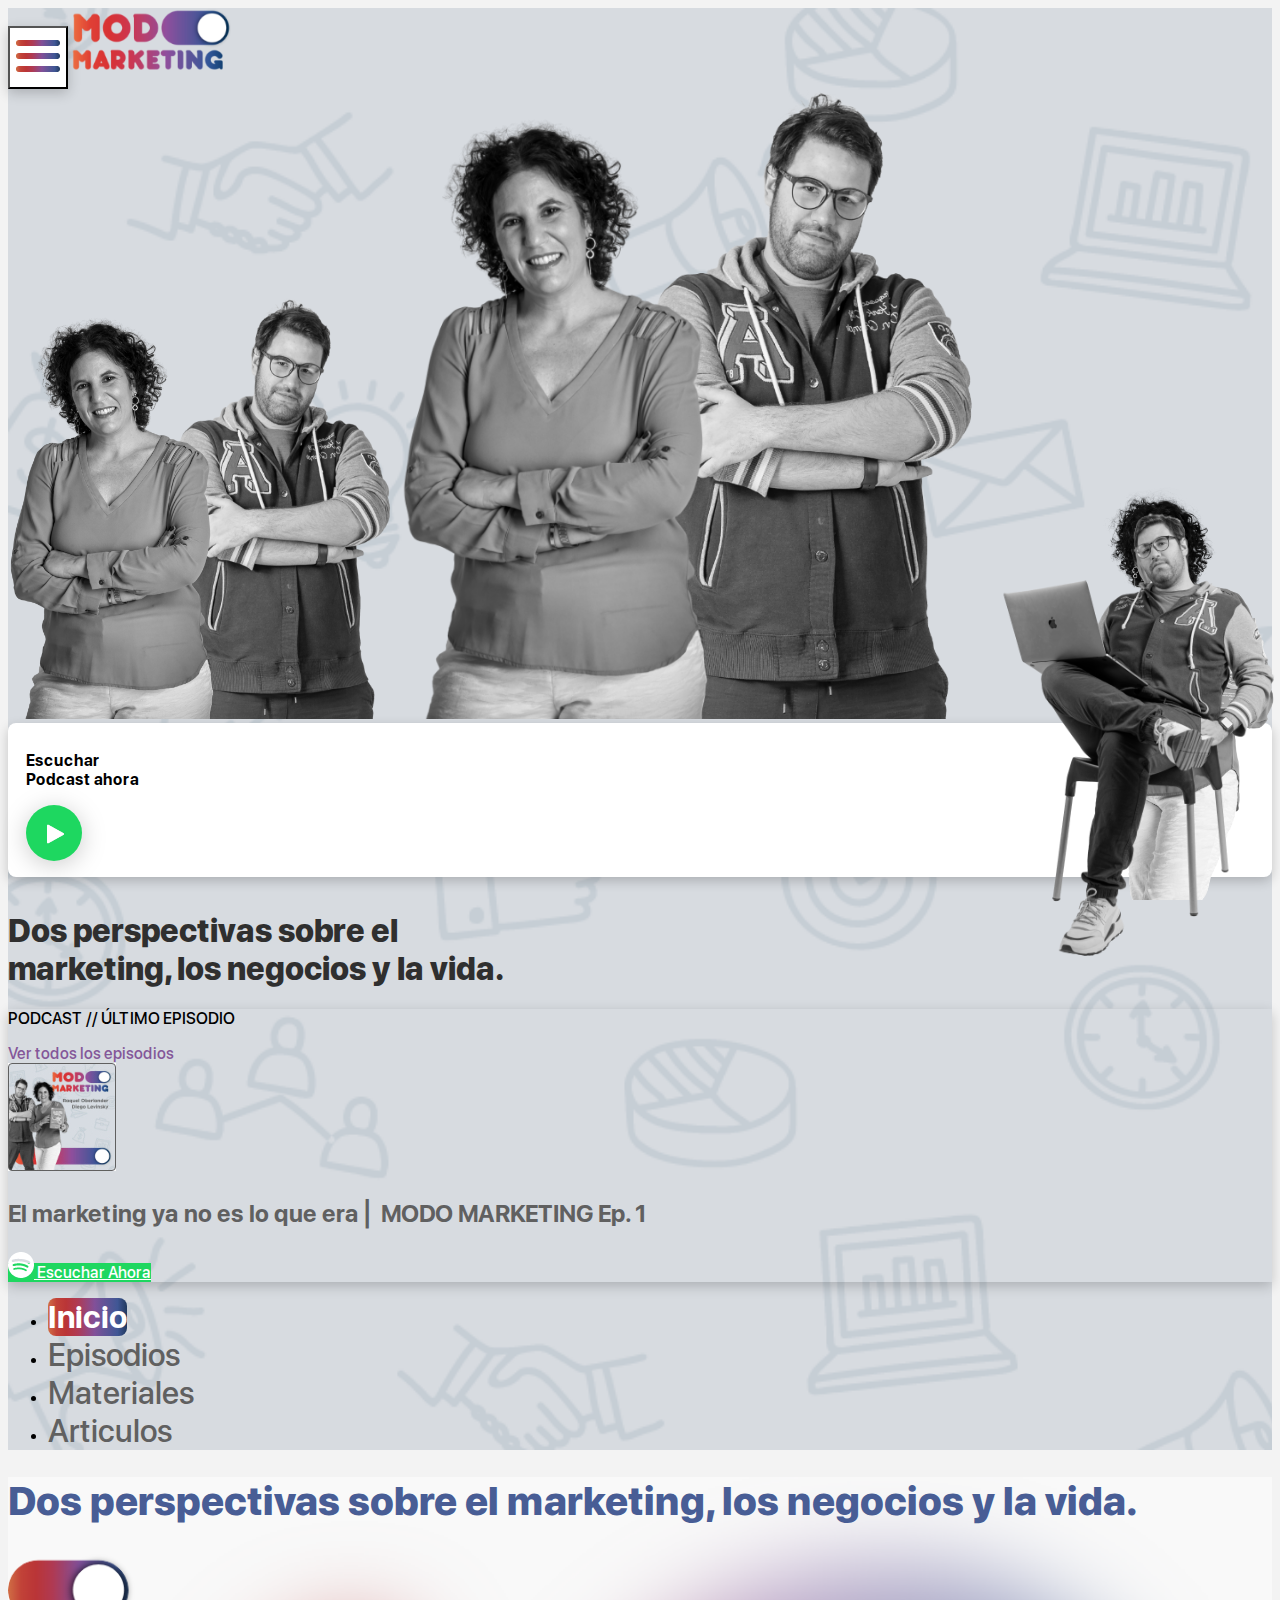
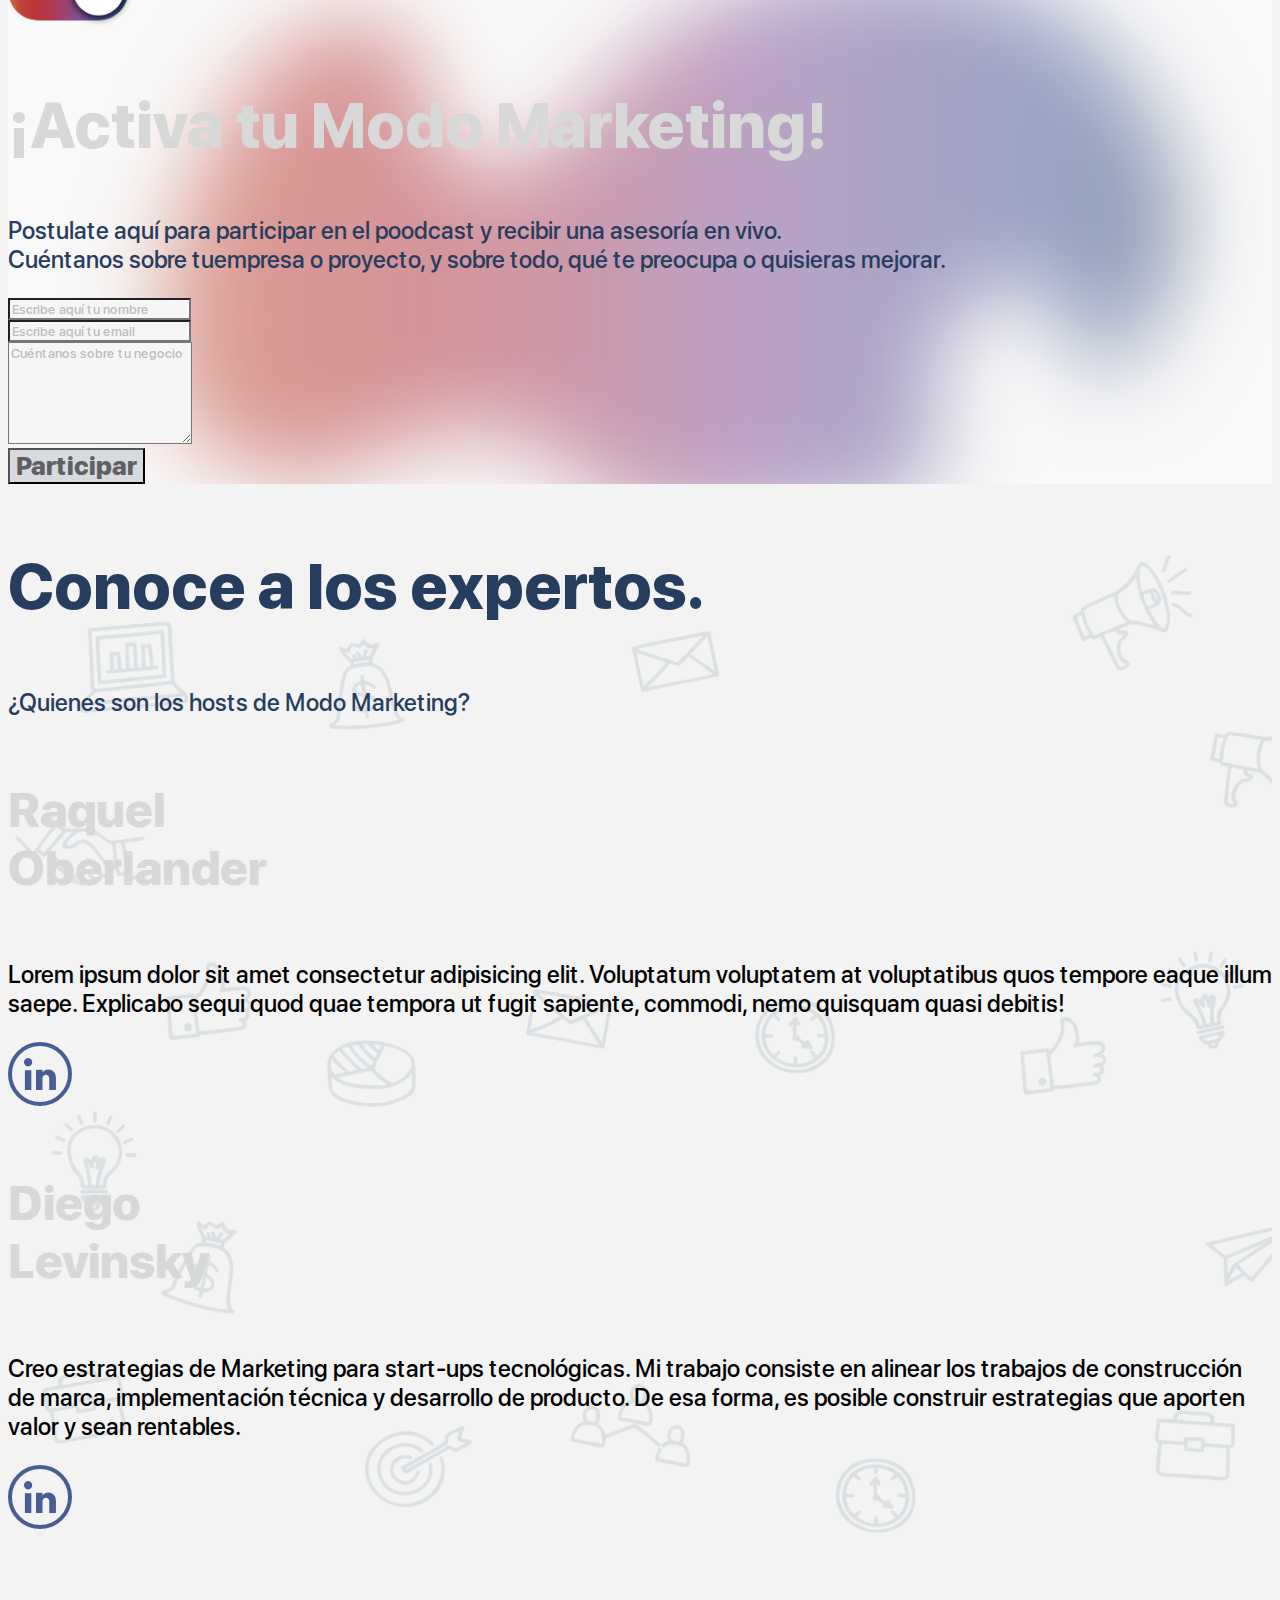
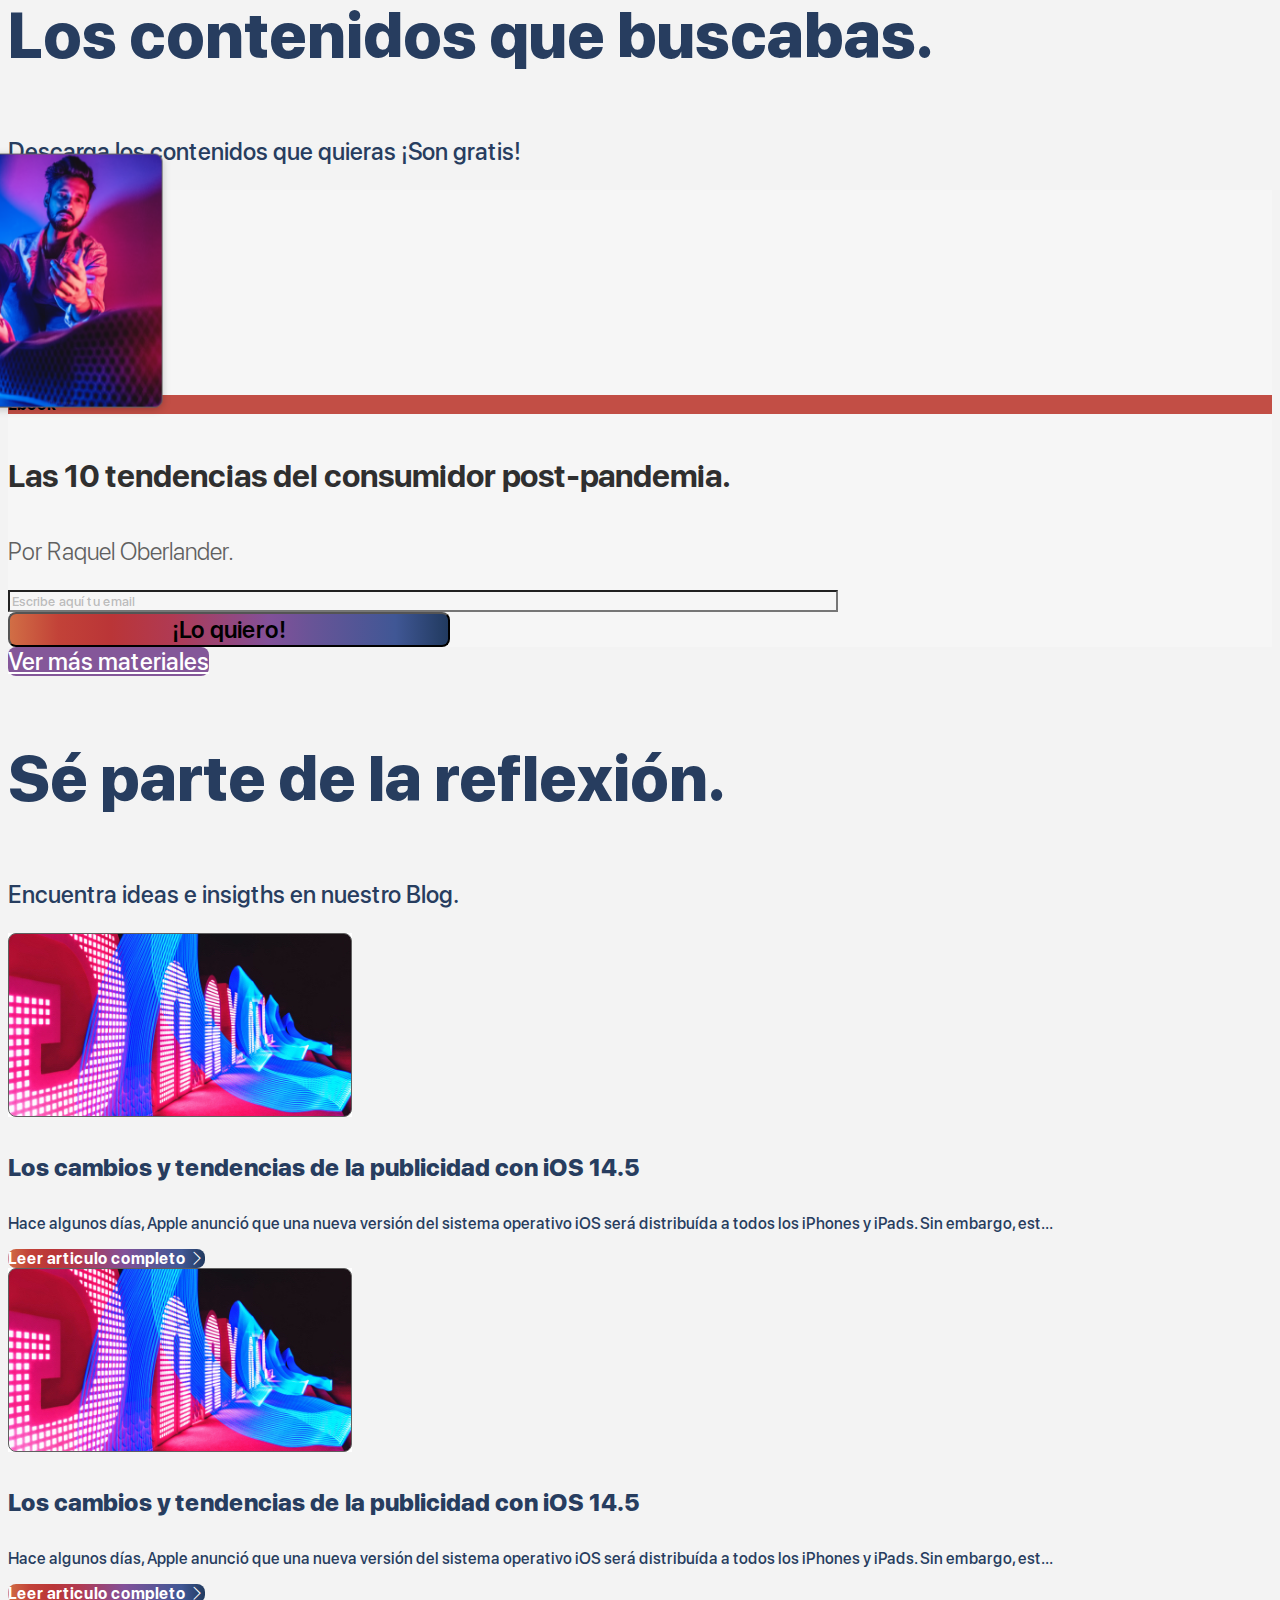
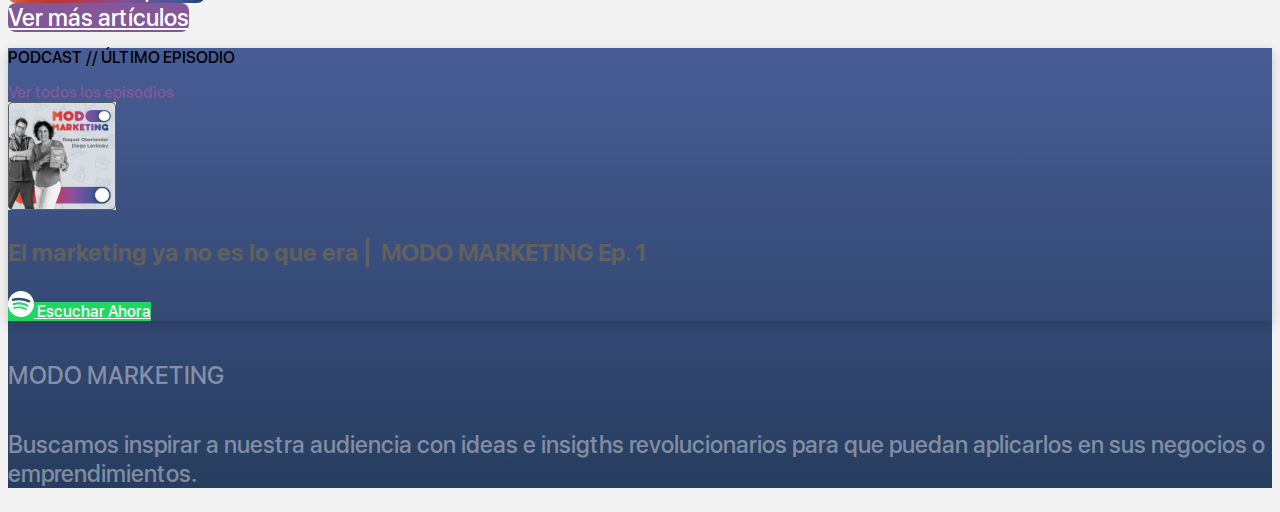
<file: index.html>
<!DOCTYPE html>
<html lang="es">
  <head>
    <meta charset="UTF-8" />
    <meta http-equiv="X-UA-Compatible" content="IE=edge" />
    <meta name="viewport" content="width=device-width, initial-scale=1.0" />
    <title>Modo Marketing</title>
    <link
      rel="stylesheet"
      href="https://cdn.jsdelivr.net/npm/bootstrap-icons@1.3.0/font/bootstrap-icons.css"
    />
    <link
      href="https://cdn.jsdelivr.net/npm/bootstrap@5.0.1/dist/css/bootstrap.min.css"
      rel="stylesheet"
      integrity="sha384-+0n0xVW2eSR5OomGNYDnhzAbDsOXxcvSN1TPprVMTNDbiYZCxYbOOl7+AMvyTG2x"
      crossorigin="anonymous"
    />
    <script
      src="https://cdn.jsdelivr.net/npm/bootstrap@5.0.1/dist/js/bootstrap.bundle.min.js"
      integrity="sha384-gtEjrD/SeCtmISkJkNUaaKMoLD0//ElJ19smozuHV6z3Iehds+3Ulb9Bn9Plx0x4"
      crossorigin="anonymous"
    ></script>
    <link rel="stylesheet" href="./fonts.css" />
    <link rel="stylesheet" href="./styles.css" />
    <script async defer src="./main.js"></script>
  </head>

  <body class="position-relative">
    <header class="d-flex flex-column mm-header px-lg-4 mm-h-800 pt-lg-5">
      <nav class="navbar navbar-light">
        <div class="container-fluid p-lg-0">
          <button
            class="navbar-toggler mm-button-menu d-lg-none"
            id="mm-open-menu"
            type="button"
            data-bs-toggle="collapse"
            data-bs-target="#navbarNavAltMarkup"
            aria-controls="navbarNavAltMarkup"
            aria-expanded="false"
            aria-label="Toggle navigation"
          >
            <img
              src="/img/menu-icon.png"
              alt="logo modo marketing"
              srcset="/img/menu-icon.png 1x, /img/menu-icon@2x.png 2x"
              class="d-inline-block align-text-top"
            />
          </button>
          <a class="navbar-brand m-0 p-0" href="#">
            <img
              src="/img/logo.png"
              width="160"
              alt="logo modo marketing"
              srcset="/img/logo.png 1x, /img/logo@2x.png 2x"
              class="d-inline-block align-text-top img-fluid"
            />
          </a>
        </div>
      </nav>
      <div
        class="
          d-flex
          justify-content-center justify-content-lg-end
          mt-5
          position-relative
          mm-h-800
        "
      >
        <img
          src="./img/raquel-diego.png"
          srcset="./img/raquel-diego.png 1x, ./img/raquel-diego@2x.png 2x"
          alt="raquel y diego"
          class="img-fluid d-lg-none"
        />
        <img
          src="./img/raquel-diego-desktop.png"
          srcset="
            ./img/raquel-diego-desktop.png    1x,
            ./img/raquel-diego-desktop@2x.png 2x
          "
          alt="raquel y diego"
          class="img-fluid d-none d-lg-block mm-raquel-diego"
        />
        <div
          class="
            mm-card-player
            position-absolute
            bottom-0
            d-flex
            align-items-center
            d-lg-none
          "
        >
          <p class="mb-0 pe-4 mm-font-display-bold">
            Escuchar <br />
            Podcast ahora
          </p>
          <img
            src="./img/icon-play.png"
            class="mm-icon-play"
            srcset="./img/icon-play.png 1x, ./img/icon-play@2x.png 2x"
            alt="icono de play"
          />
        </div>
        <div
          id="mm-nav"
          class="
            bottom-0
            d-lg-flex d-none
            flex-column
            h-100
            position-absolute
            w-100
            justify-content-between
          "
        >
          <div class="col d-flex align-items-center">
            <h1 class="col-lg-6 mm-header-lg-1">
              Dos perspectivas sobre el <br />marketing, los negocios y la vida.
            </h1>
          </div>
          <div class="col">
            <div class="card col-lg-6 col-xl-4 mm-card-podcast">
              <div class="card-header d-flex justify-content-between bg-white">
                <p class="m-0">PODCAST // ÚLTIMO EPISODIO</p>
                <a href="" class="mm-link-podcast">Ver todos los episodios</a>
              </div>
              <div class="card-body d-flex justify-content-between">
                <div class="">
                  <img src="./img/cover-podcast.jpg" alt="" srcset="" />
                </div>
                <div class="ms-2">
                  <h3 class="card-text mm-title-podcast">
                    El marketing ya no es lo que era ⎢ MODO MARKETING Ep. 1
                  </h3>
                  <a
                    href="#"
                    class="
                      btn
                      rounded-pill
                      d-inline-flex
                      align-items-center
                      justify-content-start
                      pe-3
                      bg-green
                    "
                    ><img src="./img/spotify-icon.png" alt="" class="me-2" />
                    Escuchar Ahora</a
                  >
                </div>
              </div>
            </div>
          </div>
          <nav class="w-100">
            <ul class="list-unstyled bg-white d-flex p-2 mm-menu">
              <li class="col">
                <a
                  href="/"
                  class="
                    text-center text-uppercase
                    w-100
                    d-block
                    mm-button-menu-desktop
                    active
                  "
                  >Inicio</a
                >
              </li>
              <li class="col">
                <a
                  href="/episodios.html"
                  class="
                    text-center text-uppercase
                    w-100
                    d-block
                    mm-button-menu-desktop
                  "
                  >Episodios</a
                >
              </li>
              <li class="col">
                <a
                  href="/materiales.html"
                  class="
                    text-center text-uppercase
                    w-100
                    d-block
                    mm-button-menu-desktop
                  "
                  >Materiales</a
                >
              </li>
              <li class="col">
                <a
                  href="/articulos.html"
                  class="
                    text-center text-uppercase
                    w-100
                    d-block
                    mm-button-menu-desktop
                  "
                  >Articulos</a
                >
              </li>
            </ul>
          </nav>
        </div>
      </div>
    </header>
    <main class="container-fluid">
      <section class="row mm-background-form">
        <div class="col mt-3">
          <h1 class="h1 my-3 text-primary mm-header-1 d-lg-none">
            Dos perspectivas sobre el marketing, los negocios y la vida.
          </h1>
          <div class="d-flex justify-content-center my-5">
            <img
              width="130"
              src="./img/switch.png"
              srcset="./img/switch.png 1x, ./img/switch@2x.png 2x"
              alt="switch modo marketing"
              class="img-fluid d-md-none"
            />
          </div>
          <div class="mx-3 mb-5">
            <h2 class="h2 text-secondary mm-header-2 text-md-center">
              ¡Activa tu Modo Marketing!
            </h2>
            <p class="mm-text-1 text-md-center">
              Postulate aquí para participar en el poodcast y recibir una
              asesoría en vivo.<br class="d-none d-md-block" />
              Cuéntanos sobre tuempresa o proyecto, y sobre todo, qué te
              preocupa o quisieras mejorar.
            </p>
            <div class="border-0 card col col-md-3 m-auto shadow">
              <div class="card-body">
                <form>
                  <div class="mb-3">
                    <input
                      type="text"
                      name="name"
                      class="form-control bg-light"
                      id="nameInput"
                      placeholder="Escribe aquí tu nombre"
                    />
                  </div>
                  <div class="mb-3">
                    <input
                      type="email"
                      name="email"
                      class="form-control bg-light"
                      id="emailInput"
                      placeholder="Escribe aquí tu email"
                    />
                  </div>
                  <div class="mb-3">
                    <textarea
                      name="message"
                      class="form-control bg-light"
                      id="messageInput"
                      placeholder="Cuéntanos sobre tu negocio"
                      rows="6"
                    ></textarea>
                  </div>
                  <input
                    type="submit"
                    class="
                      my-md-3
                      mm-btn-submit
                      btn btn-secondary
                      w-100
                      text-uppercase
                      rounded-pill
                      border-0
                    "
                    value="Participar"
                  />
                </form>
              </div>
            </div>
          </div>
        </div>
      </section>

      <section class="mm-background-conoce pb-lg-5 mb-lg-5">
        <div class="container-md">
          <section class="row">
            <div class="col mx-3">
              <h3 class="mm-header-3 text-md-center mt-md-5">
                Conoce a los expertos.
              </h3>
              <p class="mm-text-1 text-md-center mb-md-5">
                ¿Quienes son los hosts de Modo Marketing?
              </p>

              <div class="card shadow border-0 mt-5">
                <div class="card-body pb-0 row">
                  <div class="col col-12 col-md-8 p-md-4">
                    <h4 class="mm-header-4">
                      Raquel <br class="d-none d-md-block" />Oberlander
                    </h4>
                    <p class="mm-text-2">
                      Lorem ipsum dolor sit amet consectetur adipisicing elit.
                      Voluptatum voluptatem at voluptatibus quos tempore eaque
                      illum saepe. Explicabo sequi quod quae tempora ut fugit
                      sapiente, commodi, nemo quisquam quasi debitis!
                    </p>
                  </div>
                  <div class="row col col-12 col-md-4">
                    <div class="col col-6 col-md-4 col-lg-4">
                      <img
                        src="./img/linkedin-logo.png"
                        srcset="
                          ./img/linkedin-logo.png    1x,
                          ./img/linkedin-logo@2x.png 2x
                        "
                        alt="linkedin logo"
                        class="img-fluid"
                      />
                    </div>
                    <div class="col col-6 col-md-8 col-lg-8 position-relative">
                      <picture>
                        <source
                          media="(max-width: 767px)"
                          srcset="
                            ./img/raquel-oberlander-mobile.png    1x,
                            ./img/raquel-oberlander-mobile@2x.png 2x
                          "
                        />
                        <source
                          media="(min-width: 768px)"
                          srcset="
                            ./img/raquel-oberlander.png    1x,
                            ./img/raquel-oberlander@2x.png 2x
                          "
                        />
                        <img
                          src="./img/raquel-oberlander.png"
                          alt="raquel oberlander"
                          class="mm-image-raquel"
                        />
                      </picture>
                    </div>
                  </div>
                </div>
              </div>

              <div class="card shadow border-0 mt-5">
                <div class="card-body pb-0 row">
                  <div class="col col-12 col-md-8 p-md-4">
                    <h4 class="mm-header-4">
                      Diego <br class="d-none d-md-block" />Levinsky
                    </h4>
                    <p class="mm-text-2">
                      Creo estrategias de Marketing para start-ups tecnológicas.
                      Mi trabajo consiste en alinear los trabajos de
                      construcción de marca, implementación técnica y desarrollo
                      de producto. De esa forma, es posible construir
                      estrategias que aporten valor y sean rentables.
                    </p>
                  </div>
                  <div class="row col col-12 col-md-4">
                    <div class="col col-6 col-md-4 col-lg-4">
                      <img
                        src="./img/linkedin-logo.png"
                        srcset="
                          ./img/linkedin-logo.png    1x,
                          ./img/linkedin-logo@2x.png 2x
                        "
                        alt="linkedin logo"
                        class="img-fluid"
                      />
                    </div>
                    <div class="col col-6 col-md-8 col-lg-8 position-relative">
                      <picture>
                        <source
                          media="(max-width: 767px)"
                          srcset="
                            ./img/diego-levinsky-mobile.png    1x,
                            ./img/diego-levinsky-mobile@2x.png 2x
                          "
                        />
                        <source
                          media="(min-width: 768px)"
                          srcset="
                            ./img/diego-levinsky.png    1x,
                            ./img/diego-levinsky@2x.png 2x
                          "
                        />
                        <img
                          src="./img/diego-levinsky.png"
                          alt="raquel oberlander"
                          class="mm-image-diego"
                        />
                      </picture>
                    </div>
                  </div>
                </div>
              </div>
            </div>
          </section>
        </div>
      </section>

      <div class="container-fluid container-md">
        <section class="row mt-5">
          <div class="col col-12">
            <h3 class="mm-header-3">Los contenidos que buscabas.</h3>
            <p class="mm-text-1 mb-md-5">
              Descarga los contenidos que quieras ¡Son gratis!
            </p>

            <div class="bg-light shadow border-0 col col-12 mt-4 mt-md-5 p-3">
              <div class="row position-relative">
                <div class="col-12 col-md-4 col-lg-3">
                  <img
                    src="./img/ebook-placeholder.png"
                    srcset="
                      ./img/ebook-placeholder.png    1x,
                      ./img/ebook-placeholder@2x.png 2x
                    "
                    alt="cover ebook"
                    class="mx-auto d-block mm-image-ebook"
                  />
                </div>
                <div class="col col-12 col-md-8 col-lg-9">
                  <div class="w-100 d-block m-auto text-center text-md-start">
                    <p
                      class="
                        m-auto
                        badge
                        rounded-pill
                        bg-danger
                        fw-light
                        text-uppercase
                        my-2
                        mm-badge-ebook
                      "
                    >
                      Ebook
                    </p>
                  </div>
                  <h4 class="mm-header-ebook">
                    Las 10 tendencias del consumidor post-pandemia.
                  </h4>
                  <p class="mm-text-ebook">Por Raquel Oberlander.</p>
                  <form class="d-lg-flex">
                    <input
                      type="email"
                      name="name"
                      class="form-control bg-light mm-form-content mb-3 mb-lg-0"
                      placeholder="Escribe aquí tu email"
                    />
                    <button
                      type="submit"
                      class="
                        mm-btn-submit-ebook
                        btn btn-dark
                        px-5
                        m-auto
                        d-block
                        text-uppercase
                        border-0
                      "
                    >
                      ¡Lo quiero!
                    </button>
                  </form>
                </div>
              </div>
            </div>

            <a
              href=""
              class="
                btn
                col-12 col-lg-4 col-md-6
                d-block
                m-auto
                mm-btn-see-more
                mx-3 mx-auto
                my-5
                text-uppercase
              "
              >Ver más materiales</a
            >
          </div>
        </section>
      </div>
      <div class="container-fluid container-md">
        <section class="row mt-5">
          <div class="col mx-3">
            <h3 class="mm-header-3">Sé parte de la reflexión.</h3>
            <p class="mm-text-1">Encuentra ideas e insigths en nuestro Blog.</p>

            <div class="row">
              <div class="col col-12 col-md-6 col-lg-4">
                <div class="card shadow border-0 mt-4 pt-3">
                  <img
                    src="./img/post-placeholder.jpg"
                    srcset="
                      ./img/post-placeholder.jpg    1x,
                      ./img/post-placeholder@2x.jpg 2x
                    "
                    alt="cover ebook"
                    class="card-img-top p-3"
                  />
                  <div class="card-body justify-content-center py-4">
                    <h4 class="mm-header-post">
                      Los cambios y tendencias de la publicidad con iOS 14.5
                    </h4>
                    <p class="mm-text-post">
                      Hace algunos días, Apple anunció que una nueva versión del
                      sistema operativo iOS será distribuída a todos los iPhones
                      y iPads. Sin embargo, est…
                    </p>
                    <div class="d-flex justify-content-end">
                      <a
                        class="
                          mm-btn-submit-post
                          btn btn-dark
                          py-1
                          px-3
                          rounded-pill
                          border-0
                        "
                        >Leer articulo completo <i class="bi-chevron-right"></i
                      ></a>
                    </div>
                  </div>
                </div>
              </div>
              <div class="col col-12 col-md-6 col-lg-4">
                <div class="card shadow border-0 mt-4 pt-3">
                  <img
                    src="./img/post-placeholder.jpg"
                    srcset="
                      ./img/post-placeholder.jpg    1x,
                      ./img/post-placeholder@2x.jpg 2x
                    "
                    alt="cover ebook"
                    class="card-img-top p-3"
                  />
                  <div class="card-body justify-content-center py-4">
                    <h4 class="mm-header-post">
                      Los cambios y tendencias de la publicidad con iOS 14.5
                    </h4>
                    <p class="mm-text-post">
                      Hace algunos días, Apple anunció que una nueva versión del
                      sistema operativo iOS será distribuída a todos los iPhones
                      y iPads. Sin embargo, est…
                    </p>
                    <div class="d-flex justify-content-end">
                      <a
                        class="
                          mm-btn-submit-post
                          btn btn-dark
                          py-1
                          px-3
                          rounded-pill
                          border-0
                        "
                        >Leer articulo completo <i class="bi-chevron-right"></i
                      ></a>
                    </div>
                  </div>
                </div>
              </div>
            </div>

            <a
              href=""
              class="
                btn
                col-12 col-lg-4 col-md-6
                d-block
                m-auto
                mm-btn-see-more
                mx-3 mx-auto
                my-5
                text-uppercase
              "
              >Ver más artículos</a
            >
          </div>
        </section>
      </div>
    </main>

    <footer class="container-fluid mm-footer p-4">
      <div class="container-lg">
        <div class="row">
          <div class="col">
            <div class="card mm-card-podcast">
              <div class="card-header d-flex justify-content-between bg-white">
                <p class="m-0">PODCAST // ÚLTIMO EPISODIO</p>
                <a href="" class="mm-link-podcast">Ver todos los episodios</a>
              </div>
              <div class="card-body d-flex justify-content-between">
                <div class="">
                  <img src="./img/cover-podcast.jpg" alt="" srcset="" />
                </div>
                <div class="ms-2">
                  <h3 class="card-text mm-title-podcast">
                    El marketing ya no es lo que era ⎢ MODO MARKETING Ep. 1
                  </h3>
                  <a
                    href="#"
                    class="
                      btn
                      rounded-pill
                      d-inline-flex
                      align-items-center
                      justify-content-start
                      pe-3
                      bg-green
                    "
                    ><img src="./img/spotify-icon.png" alt="" class="me-2" />
                    Escuchar Ahora</a
                  >
                </div>
              </div>
            </div>
          </div>
          <div class="col">
            <h5 class="mm-footer-title">MODO MARKETING</h5>
            <p class="mm-footer-text">
              Buscamos inspirar a nuestra audiencia con ideas e insigths
              revolucionarios para que puedan aplicarlos en sus negocios o
              emprendimientos.
            </p>
          </div>
        </div>
      </div>
    </footer>

    <div
      class="mm-mobile-menu position-fixed"
      id="mm-mobile-menu"
      style="display: none"
    >
      <div class="mm-options-menu">
        <ul class="list-unstyled">
          <li class="mm-item-menu">
            <img
              id="mm-close-menu"
              src="./img/icon-close.png"
              srcset="./img/icon-close.png 1x, ./img/icon-close@2x.png 2x"
              alt="icono de cerrar"
            />
          </li>
          <li class="mm-item-menu">
            <a class="mm-item-menu-link" href="/">Inicio</a>
          </li>
          <li class="mm-item-menu">
            <a class="mm-item-menu-link" href="/episodios.html">Episodios</a>
          </li>
          <li class="mm-item-menu">
            <a class="mm-item-menu-link" href="/materiales.html">Materiales</a>
          </li>
          <li class="mm-item-menu">
            <a class="mm-item-menu-link" href="/articulos.html">Artículos</a>
          </li>
          <li>
            <div
              class="
                mm-card-player
                d-flex
                align-items-center
                justify-content-between
                mt-3
              "
            >
              <p class="mb-0 pe-4 mm-font-display-bold">
                Escuchar <br />
                Podcast ahora
              </p>
              <img
                src="./img/icon-play.png"
                class="mm-icon-play"
                srcset="./img/icon-play.png 1x, ./img/icon-play@2x.png 2x"
                alt="icono de play"
              />
            </div>
          </li>
        </ul>
      </div>
    </div>
  </body>
</html>
</file>
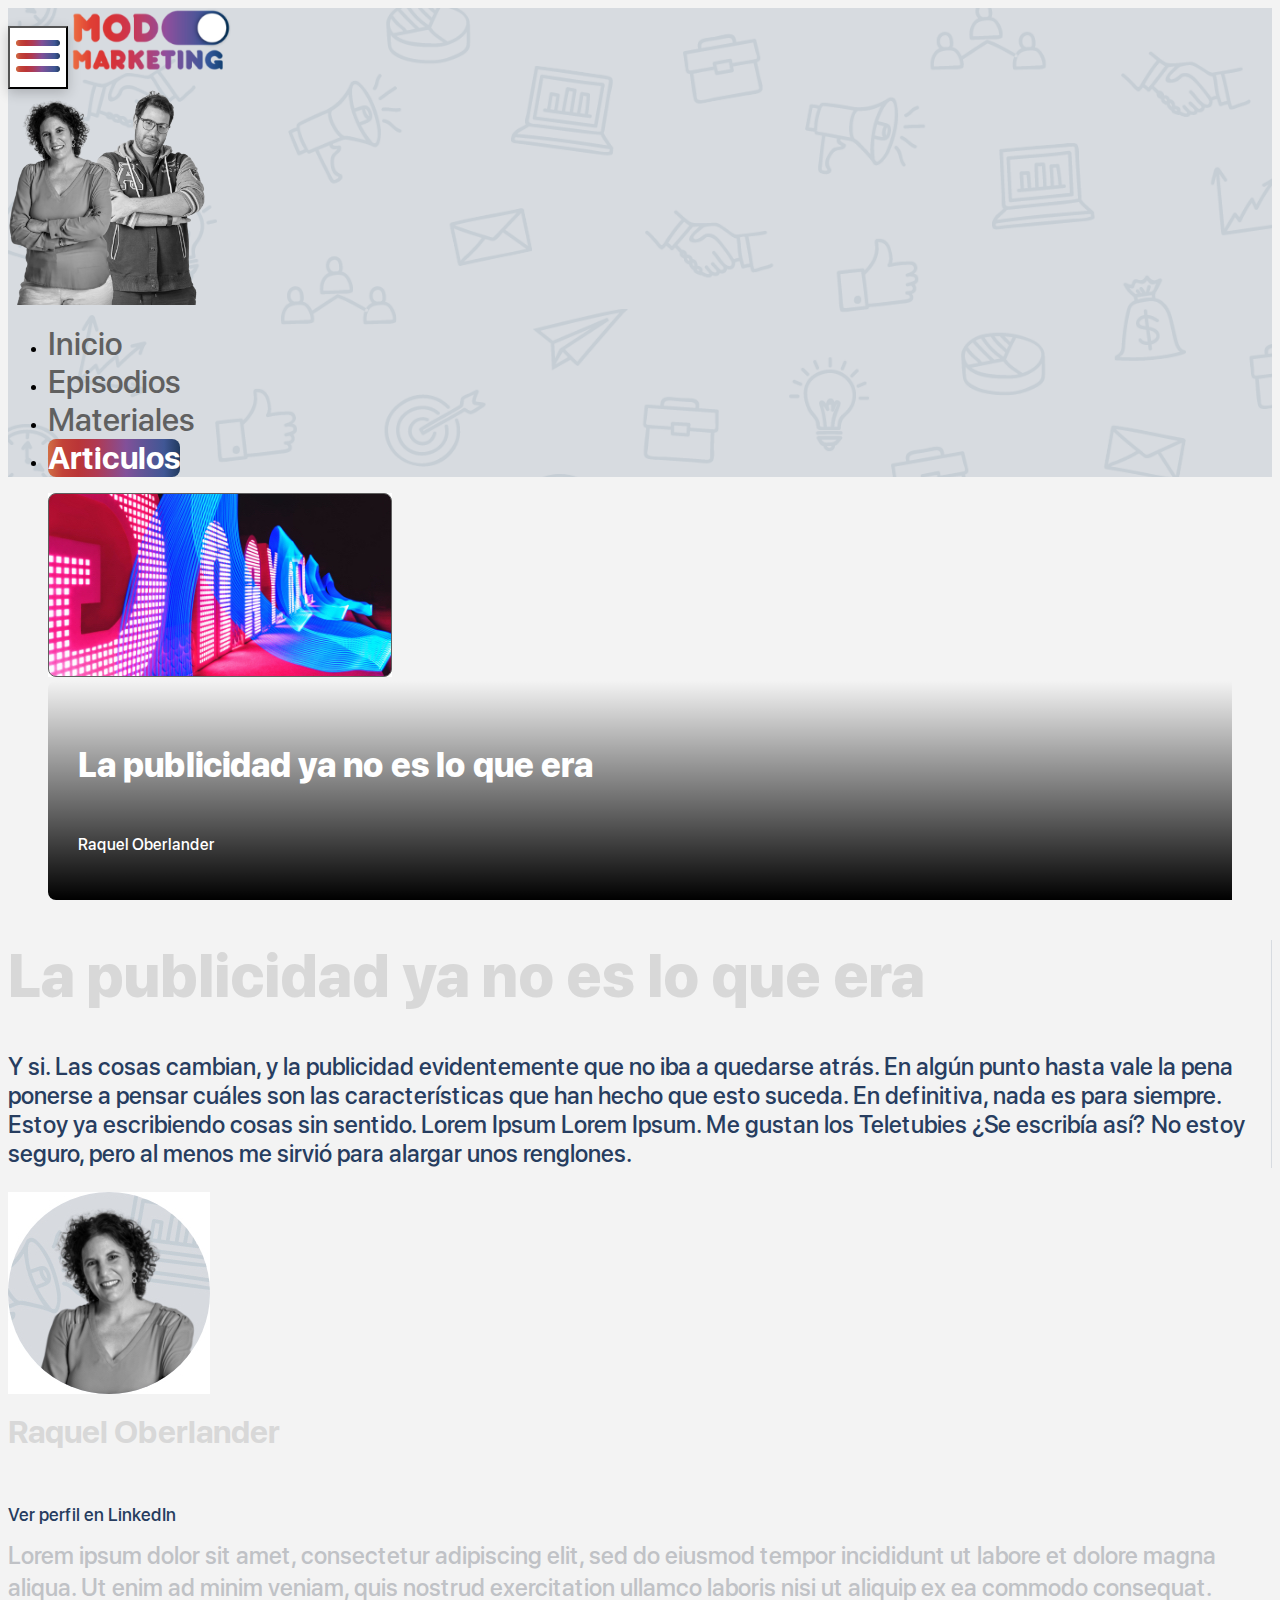
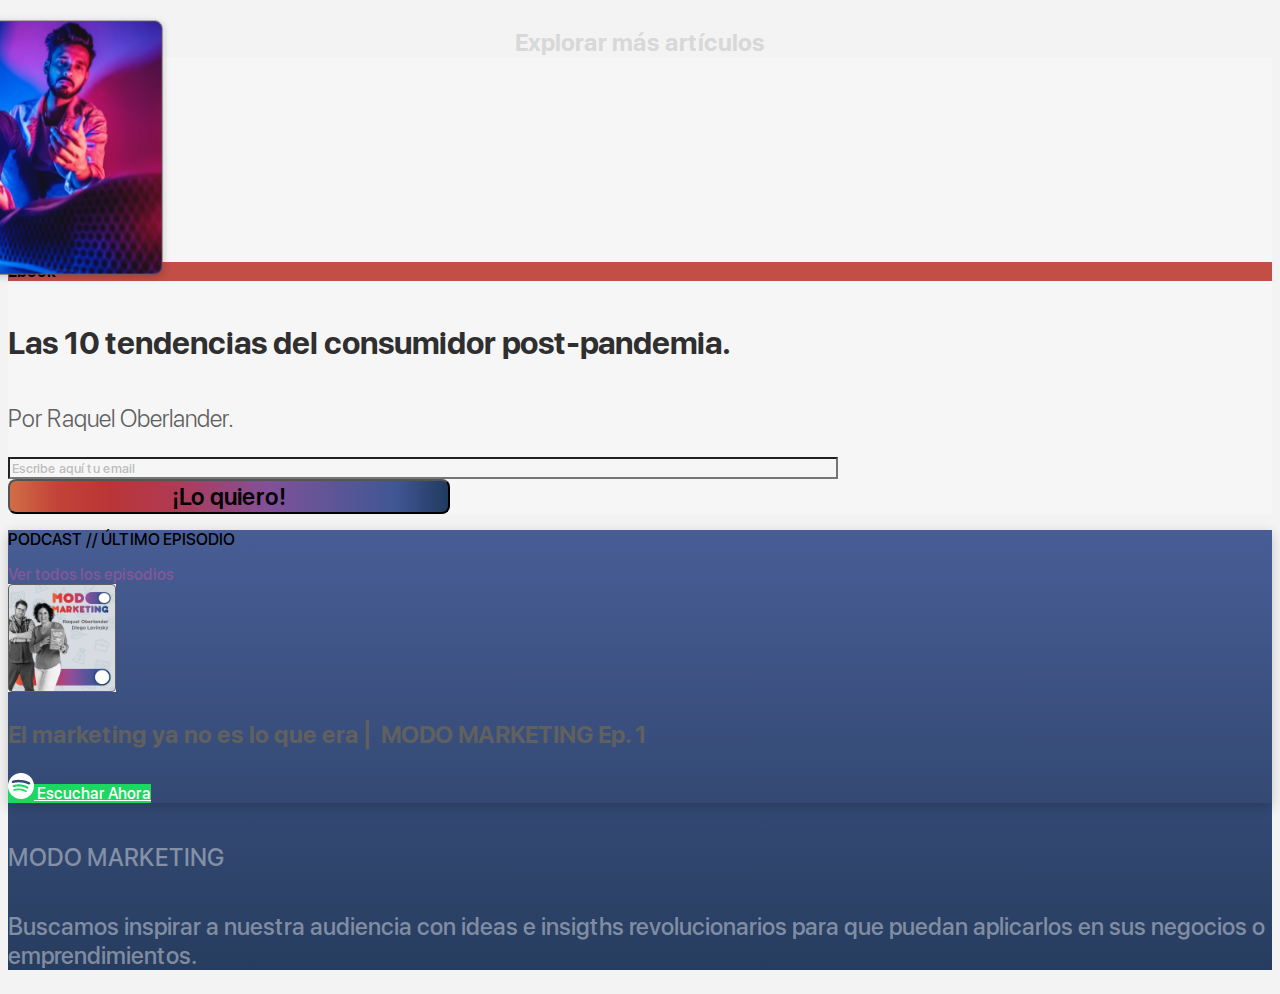
<file: articulo.html>
<!DOCTYPE html>
<html lang="es">
  <head>
    <meta charset="UTF-8" />
    <meta http-equiv="X-UA-Compatible" content="IE=edge" />
    <meta name="viewport" content="width=device-width, initial-scale=1.0" />
    <title>Modo Marketing</title>
    <link
      rel="stylesheet"
      href="https://cdn.jsdelivr.net/npm/bootstrap-icons@1.3.0/font/bootstrap-icons.css"
    />
    <link
      href="https://cdn.jsdelivr.net/npm/bootstrap@5.0.1/dist/css/bootstrap.min.css"
      rel="stylesheet"
      integrity="sha384-+0n0xVW2eSR5OomGNYDnhzAbDsOXxcvSN1TPprVMTNDbiYZCxYbOOl7+AMvyTG2x"
      crossorigin="anonymous"
    />
    <script
      src="https://cdn.jsdelivr.net/npm/bootstrap@5.0.1/dist/js/bootstrap.bundle.min.js"
      integrity="sha384-gtEjrD/SeCtmISkJkNUaaKMoLD0//ElJ19smozuHV6z3Iehds+3Ulb9Bn9Plx0x4"
      crossorigin="anonymous"
    ></script>
    <link rel="stylesheet" href="./fonts.css" />
    <link rel="stylesheet" href="./styles.css" />
    <link rel="stylesheet" href="./articulo.css" />
    <script async defer src="./main.js"></script>
  </head>

  <body class="position-relative">
    <header class="d-flex flex-column mm-header px-lg-4 pt-lg-5">
      <nav class="navbar navbar-light">
        <div class="container-fluid p-lg-0">
          <button
            class="navbar-toggler mm-button-menu d-lg-none"
            id="mm-open-menu"
            type="button"
            data-bs-toggle="collapse"
            data-bs-target="#navbarNavAltMarkup"
            aria-controls="navbarNavAltMarkup"
            aria-expanded="false"
            aria-label="Toggle navigation"
          >
            <img
              src="/img/menu-icon.png"
              alt="logo modo marketing"
              srcset="/img/menu-icon.png 1x, /img/menu-icon@2x.png 2x"
              class="d-inline-block align-text-top"
            />
          </button>
          <a class="navbar-brand m-0 p-0" href="#">
            <img
              src="/img/logo.png"
              width="160"
              alt="logo modo marketing"
              srcset="/img/logo.png 1x, /img/logo@2x.png 2x"
              class="d-inline-block align-text-top img-fluid"
            />
          </a>
        </div>
      </nav>
      <div
        class="
          d-flex
          justify-content-center justify-content-lg-end
          mt-5
          position-relative
        "
      >
        <img
          src="./img/raquel-diego-desktop.png"
          srcset="
            ./img/raquel-diego-desktop.png    1x,
            ./img/raquel-diego-desktop@2x.png 2x
          "
          alt="raquel y diego"
          width="200"
          class="
            img-fluid
            d-none d-lg-block
            mm-raquel-diego
            position-absolute
            bottom-0
          "
        />
        <div
          id="mm-nav"
          class="
            bottom-0
            d-lg-flex d-none
            flex-column
            h-100
            w-100
            justify-content-between
          "
        >
          <nav class="w-100">
            <ul class="list-unstyled bg-white d-flex p-2 mm-menu">
              <li class="col">
                <a
                  href="/"
                  class="
                    text-center text-uppercase
                    w-100
                    d-block
                    mm-button-menu-desktop
                  "
                  >Inicio</a
                >
              </li>
              <li class="col">
                <a
                  href="/episodios.html"
                  class="
                    text-center text-uppercase
                    w-100
                    d-block
                    mm-button-menu-desktop
                  "
                  >Episodios</a
                >
              </li>
              <li class="col">
                <a
                  href="/materiales.html"
                  class="
                    text-center text-uppercase
                    w-100
                    d-block
                    mm-button-menu-desktop
                  "
                  >Materiales</a
                >
              </li>
              <li class="col">
                <a
                  href="/articulos.html"
                  class="
                    text-center text-uppercase
                    w-100
                    d-block
                    mm-button-menu-desktop
                    active
                  "
                  >Articulos</a
                >
              </li>
            </ul>
          </nav>
        </div>
      </div>
    </header>
    <main class="container-fluid">
      <section class="container-fluid container-md mb-5">
        <div class="card shadow border-0 mt-4 p-3 mx-3 flex-row row">
          <div class="col col-12">
            <figure class="mm-post-image-container position-relative">
              <img
                src="./img/post-placeholder.jpg"
                srcset="
                  ./img/post-placeholder.jpg    1x,
                  ./img/post-placeholder@2x.jpg 2x
                "
                alt="cover ebook"
                class="card-img-top mm-post-image w-100"
              />
              <figcaption class="mm-post-image-caption position-absolute top-0">
                <h3>La publicidad ya no es lo que era</h3>
                <p>Raquel Oberlander</p>
              </figcaption>
            </figure>
          </div>
          <div class="row mt-2 mt-lg-5">
            <article class="card-body py-4 col col-12 col-lg-10">
              <h1 class="mm-title-post">La publicidad ya no es lo que era</h1>
              <p class="mm-text-post">
                Y si. Las cosas cambian, y la publicidad evidentemente que no
                iba a quedarse atrás. En algún punto hasta vale la pena ponerse
                a pensar cuáles son las características que han hecho que esto
                suceda. En definitiva, nada es para siempre. Estoy ya
                escribiendo cosas sin sentido. Lorem Ipsum Lorem Ipsum. Me
                gustan los Teletubies ¿Se escribía así? No estoy seguro, pero al
                menos me sirvió para alargar unos renglones.
              </p>
            </article>
            <aside class="col col-12 col-lg-2">
              <div>
                <img src="./img/raquel-author.jpg" alt="" class="img-fluid" />
                <h5 class="mm-author-name">Raquel Oberlander</h5>
                <a href="" class="mm-author-link">Ver perfil en LinkedIn</a>
                <p class="mm-author-bio">
                  Lorem ipsum dolor sit amet, consectetur adipiscing elit, sed
                  do eiusmod tempor incididunt ut labore et dolore magna aliqua.
                  Ut enim ad minim veniam, quis nostrud exercitation ullamco
                  laboris nisi ut aliquip ex ea commodo consequat.
                </p>
              </div>
            </aside>
            <div class="col col-lg-10">
              <a href="" class="mm-more-posts"> Explorar más artículos </a>
            </div>
          </div>
        </div>
      </section>

      <div class="container-fluid container-md mb-5">
        <section class="row mt-5">

            <div class="bg-light shadow border-0 col col-12 mt-4 mt-md-5 p-3">
              <div class="row position-relative">
                <div class="col-12 col-md-4 col-lg-3">
                  <img
                    src="./img/ebook-placeholder.png"
                    srcset="
                      ./img/ebook-placeholder.png    1x,
                      ./img/ebook-placeholder@2x.png 2x
                    "
                    alt="cover ebook"
                    class="mx-auto d-block mm-image-ebook"
                  />
                </div>
                <div class="col col-12 col-md-8 col-lg-9">
                  <div class="w-100 d-block m-auto text-center text-md-start">
                    <p
                      class="
                        m-auto
                        badge
                        rounded-pill
                        bg-danger
                        fw-light
                        text-uppercase
                        my-2
                        mm-badge-ebook
                      "
                    >
                      Ebook
                    </p>
                  </div>
                  <h4 class="mm-header-ebook">
                    Las 10 tendencias del consumidor post-pandemia.
                  </h4>
                  <p class="mm-text-ebook">Por Raquel Oberlander.</p>
                  <form class="d-lg-flex">
                    <input
                      type="email"
                      name="name"
                      class="form-control bg-light mm-form-content mb-3 mb-lg-0"
                      placeholder="Escribe aquí tu email"
                    />
                    <button
                      type="submit"
                      class="
                        mm-btn-submit-ebook
                        btn btn-dark
                        px-5
                        m-auto
                        d-block
                        text-uppercase
                        border-0
                      "
                    >
                      ¡Lo quiero!
                    </button>
                  </form>
                </div>
              </div>
            </div>
          </div>
        </section>
      </div>
    </main>

    <footer class="container-fluid mm-footer p-4">
      <div class="container-lg">
        <div class="row">
          <div class="col">
            <div class="card mm-card-podcast">
              <div class="card-header d-flex justify-content-between bg-white">
                <p class="m-0">PODCAST // ÚLTIMO EPISODIO</p>
                <a href="" class="mm-link-podcast">Ver todos los episodios</a>
              </div>
              <div class="card-body d-flex justify-content-between">
                <div class="">
                  <img src="./img/cover-podcast.jpg" alt="" srcset="" />
                </div>
                <div class="ms-2">
                  <h3 class="card-text mm-title-podcast">
                    El marketing ya no es lo que era ⎢ MODO MARKETING Ep. 1
                  </h3>
                  <a
                    href="#"
                    class="
                      btn
                      rounded-pill
                      d-inline-flex
                      align-items-center
                      justify-content-start
                      pe-3
                      bg-green
                    "
                    ><img src="./img/spotify-icon.png" alt="" class="me-2" />
                    Escuchar Ahora</a
                  >
                </div>
              </div>
            </div>
          </div>
          <div class="col">
            <h5 class="mm-footer-title">MODO MARKETING</h5>
            <p class="mm-footer-text">
              Buscamos inspirar a nuestra audiencia con ideas e insigths
              revolucionarios para que puedan aplicarlos en sus negocios o
              emprendimientos.
            </p>
          </div>
        </div>
      </div>
    </footer>

    <div
      class="mm-mobile-menu position-fixed"
      id="mm-mobile-menu"
      style="display: none"
    >
      <div class="mm-options-menu">
        <ul class="list-unstyled">
          <li class="mm-item-menu">
            <img
              id="mm-close-menu"
              src="./img/icon-close.png"
              srcset="./img/icon-close.png 1x, ./img/icon-close@2x.png 2x"
              alt="icono de cerrar"
            />
          </li>
          <li class="mm-item-menu">
            <a class="mm-item-menu-link" href="/">Inicio</a>
          </li>
          <li class="mm-item-menu">
            <a class="mm-item-menu-link" href="/episodios.html">Episodios</a>
          </li>
          <li class="mm-item-menu">
            <a class="mm-item-menu-link" href="/materiales.html">Materiales</a>
          </li>
          <li class="mm-item-menu">
            <a class="mm-item-menu-link" href="/articulos.html">Artículos</a>
          </li>
          <li>
            <div
              class="
                mm-card-player
                d-flex
                align-items-center
                justify-content-between
                mt-3
              "
            >
              <p class="mb-0 pe-4 mm-font-display-bold">
                Escuchar <br />
                Podcast ahora
              </p>
              <img
                src="./img/icon-play.png"
                class="mm-icon-play"
                srcset="./img/icon-play.png 1x, ./img/icon-play@2x.png 2x"
                alt="icono de play"
              />
            </div>
          </li>
        </ul>
      </div>
    </div>
  </body>
</html>
</file>
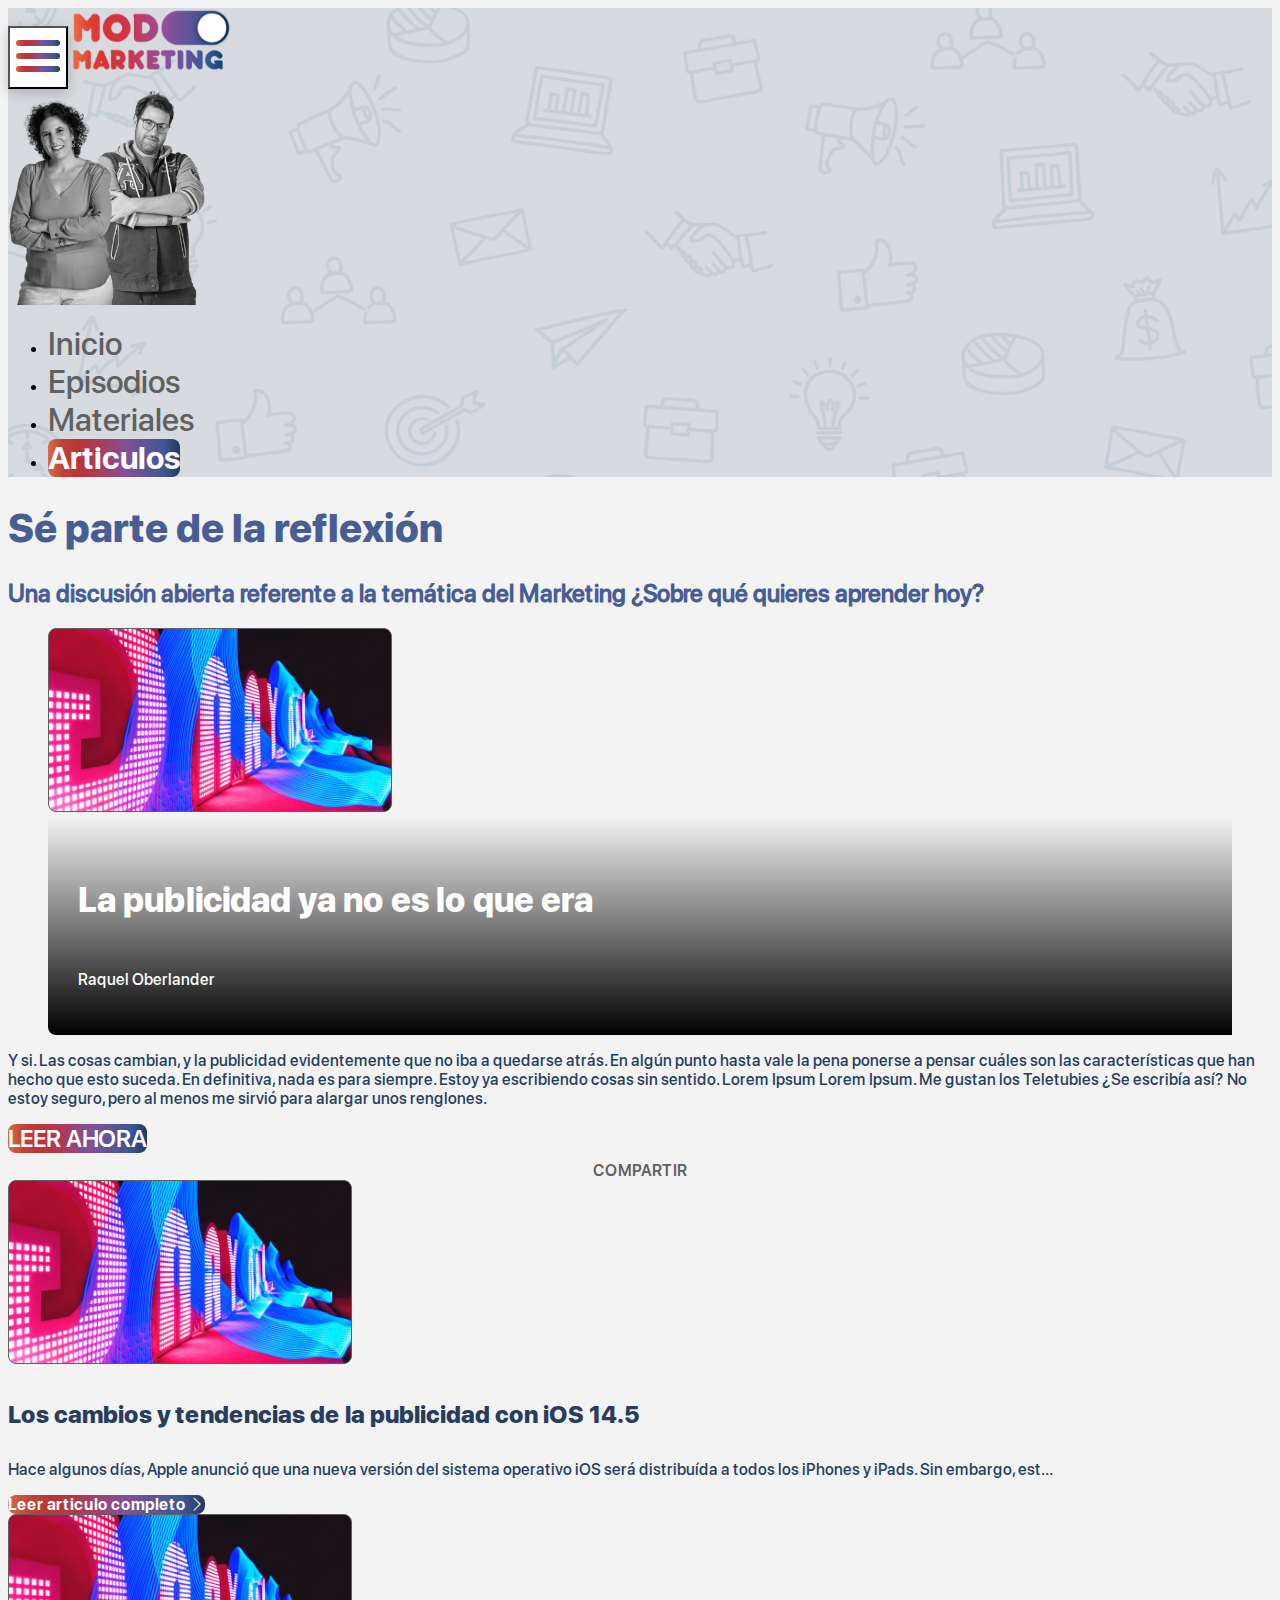
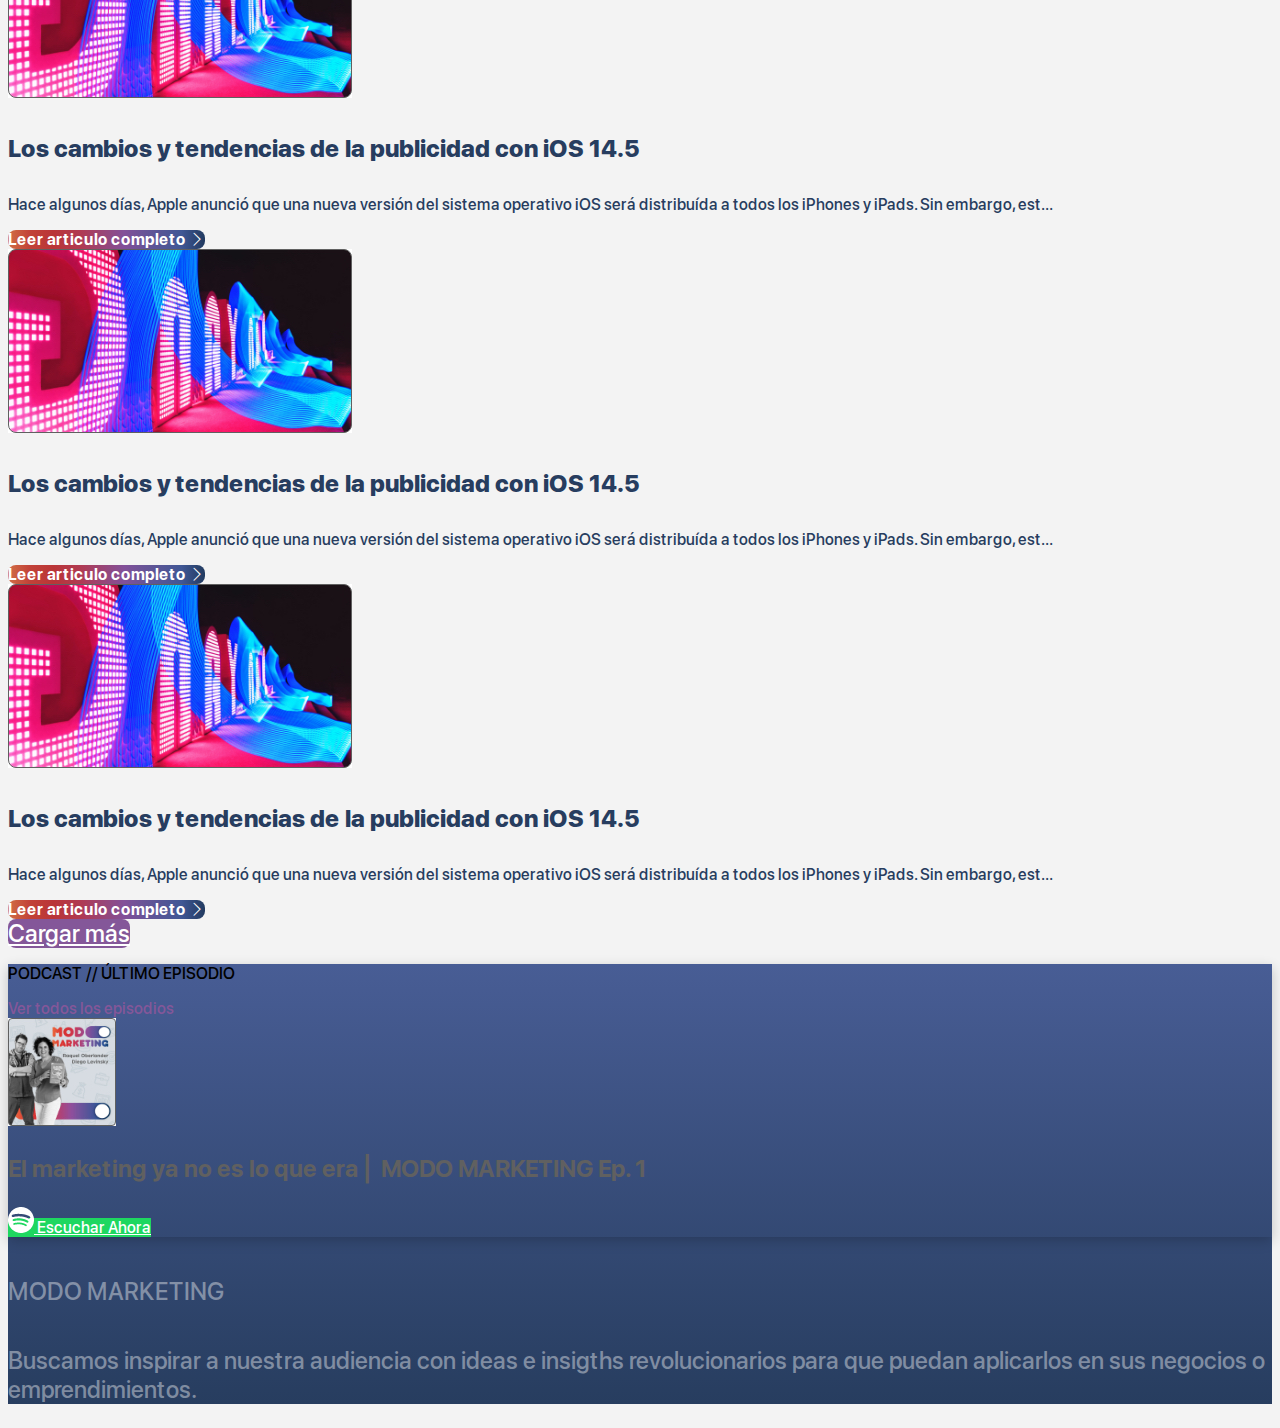
<file: articulos.html>
<!DOCTYPE html>
<html lang="es">
  <head>
    <meta charset="UTF-8" />
    <meta http-equiv="X-UA-Compatible" content="IE=edge" />
    <meta name="viewport" content="width=device-width, initial-scale=1.0" />
    <title>Modo Marketing</title>
    <link
      rel="stylesheet"
      href="https://cdn.jsdelivr.net/npm/bootstrap-icons@1.3.0/font/bootstrap-icons.css"
    />
    <link
      href="https://cdn.jsdelivr.net/npm/bootstrap@5.0.1/dist/css/bootstrap.min.css"
      rel="stylesheet"
      integrity="sha384-+0n0xVW2eSR5OomGNYDnhzAbDsOXxcvSN1TPprVMTNDbiYZCxYbOOl7+AMvyTG2x"
      crossorigin="anonymous"
    />
    <script
      src="https://cdn.jsdelivr.net/npm/bootstrap@5.0.1/dist/js/bootstrap.bundle.min.js"
      integrity="sha384-gtEjrD/SeCtmISkJkNUaaKMoLD0//ElJ19smozuHV6z3Iehds+3Ulb9Bn9Plx0x4"
      crossorigin="anonymous"
    ></script>
    <link rel="stylesheet" href="./fonts.css" />
    <link rel="stylesheet" href="./styles.css" />
    <link rel="stylesheet" href="./articulos.css" />
    <script async defer src="./main.js"></script>
  </head>

  <body class="position-relative">
    <header class="d-flex flex-column mm-header px-lg-4 pt-lg-5">
      <nav class="navbar navbar-light">
        <div class="container-fluid p-lg-0">
          <button
            class="navbar-toggler mm-button-menu d-lg-none"
            id="mm-open-menu"
            type="button"
            data-bs-toggle="collapse"
            data-bs-target="#navbarNavAltMarkup"
            aria-controls="navbarNavAltMarkup"
            aria-expanded="false"
            aria-label="Toggle navigation"
          >
            <img
              src="/img/menu-icon.png"
              alt="logo modo marketing"
              srcset="/img/menu-icon.png 1x, /img/menu-icon@2x.png 2x"
              class="d-inline-block align-text-top"
            />
          </button>
          <a class="navbar-brand m-0 p-0" href="#">
            <img
              src="/img/logo.png"
              width="160"
              alt="logo modo marketing"
              srcset="/img/logo.png 1x, /img/logo@2x.png 2x"
              class="d-inline-block align-text-top img-fluid"
            />
          </a>
        </div>
      </nav>
      <div
        class="
          d-flex
          justify-content-center justify-content-lg-end
          mt-5
          position-relative
        "
      >
        <img
          src="./img/raquel-diego-desktop.png"
          srcset="
            ./img/raquel-diego-desktop.png    1x,
            ./img/raquel-diego-desktop@2x.png 2x
          "
          alt="raquel y diego"
          width="200"
          class="
            img-fluid
            d-none d-lg-block
            mm-raquel-diego
            position-absolute
            bottom-0
          "
        />
        <div
          id="mm-nav"
          class="
            bottom-0
            d-lg-flex d-none
            flex-column
            h-100
            w-100
            justify-content-between
          "
        >
          <nav class="w-100">
            <ul class="list-unstyled bg-white d-flex p-2 mm-menu">
              <li class="col">
                <a
                  href="/"
                  class="
                    text-center text-uppercase
                    w-100
                    d-block
                    mm-button-menu-desktop
                  "
                  >Inicio</a
                >
              </li>
              <li class="col">
                <a
                  href="/episodios.html"
                  class="
                    text-center text-uppercase
                    w-100
                    d-block
                    mm-button-menu-desktop
                  "
                  >Episodios</a
                >
              </li>
              <li class="col">
                <a
                  href="/materiales.html"
                  class="
                    text-center text-uppercase
                    w-100
                    d-block
                    mm-button-menu-desktop
                  "
                  >Materiales</a
                >
              </li>
              <li class="col">
                <a
                  href="/articulos.html"
                  class="
                    text-center text-uppercase
                    w-100
                    d-block
                    mm-button-menu-desktop
                    active
                  "
                  >Articulos</a
                >
              </li>
            </ul>
          </nav>
        </div>
      </div>
    </header>
    <main class="container-fluid">
      <section class="row">
        <div class="col mt-3">
          <h1 class="h1 my-3 text-primary mm-header-1 text-lg-center">
            Sé parte de la reflexión
          </h1>
          <h2 class="text-primary text-lg-center fs-5">
            Una discusión abierta referente a la temática del Marketing ¿Sobre
            qué quieres aprender hoy?
          </h2>
        </div>
      </section>
      <section class="container-fluid container-md">
        <div class="card shadow border-0 mt-4 p-3 mx-3 flex-row row">
          <div class="col col-12 col-lg-8">
            <figure class="mm-post-image-container position-relative">
              <img
                src="./img/post-placeholder.jpg"
                srcset="
                  ./img/post-placeholder.jpg    1x,
                  ./img/post-placeholder@2x.jpg 2x
                "
                alt="cover ebook"
                class="card-img-top mm-post-image w-100"
              />
              <figcaption class="mm-post-image-caption position-absolute top-0">
                <h3>La publicidad ya no es lo que era</h3>
                <p>Raquel Oberlander</p>
              </figcaption>
            </figure>
          </div>
          <div
            class="
              card-body
              justify-content-between
              flex-column
              d-flex
              py-4
              col col-12 col-lg-4
            "
          >
            <p class="mm-text-post">
              Y si. Las cosas cambian, y la publicidad evidentemente que no iba
              a quedarse atrás. En algún punto hasta vale la pena ponerse a
              pensar cuáles son las características que han hecho que esto
              suceda. En definitiva, nada es para siempre. Estoy ya escribiendo
              cosas sin sentido. Lorem Ipsum Lorem Ipsum. Me gustan los
              Teletubies ¿Se escribía así? No estoy seguro, pero al menos me
              sirvió para alargar unos renglones.
            </p>
            <div>
              <a
                class="
                  mm-btn-submit-post-hero mm-btn-submit-post
                  btn btn-dark
                  py-1
                  px-3
                  border-0
                  w-100
                "
                >Leer Ahora</a
              >
              <a href="#" class="mm-share-post">Compartir</a>
            </div>
          </div>
        </div>
      </section>

      <div class="container-fluid container-md">
        <section class="row mt-5">
          <div class="col mx-3">
            <div class="row">
              <div class="col col-12 col-md-6 col-lg-4">
                <div class="card shadow border-0 mt-4 pt-3">
                  <img
                    src="./img/post-placeholder.jpg"
                    srcset="
                      ./img/post-placeholder.jpg    1x,
                      ./img/post-placeholder@2x.jpg 2x
                    "
                    alt="cover ebook"
                    class="card-img-top p-3"
                  />
                  <div class="card-body justify-content-center py-4">
                    <h4 class="mm-header-post">
                      Los cambios y tendencias de la publicidad con iOS 14.5
                    </h4>
                    <p class="mm-text-post">
                      Hace algunos días, Apple anunció que una nueva versión del
                      sistema operativo iOS será distribuída a todos los iPhones
                      y iPads. Sin embargo, est…
                    </p>
                    <div class="d-flex justify-content-end">
                      <a
                        class="
                          mm-btn-submit-post
                          btn btn-dark
                          py-1
                          px-3
                          rounded-pill
                          border-0
                        "
                        >Leer articulo completo <i class="bi-chevron-right"></i
                      ></a>
                    </div>
                  </div>
                </div>
              </div>
              <div class="col col-12 col-md-6 col-lg-4">
                <div class="card shadow border-0 mt-4 pt-3">
                  <img
                    src="./img/post-placeholder.jpg"
                    srcset="
                      ./img/post-placeholder.jpg    1x,
                      ./img/post-placeholder@2x.jpg 2x
                    "
                    alt="cover ebook"
                    class="card-img-top p-3"
                  />
                  <div class="card-body justify-content-center py-4">
                    <h4 class="mm-header-post">
                      Los cambios y tendencias de la publicidad con iOS 14.5
                    </h4>
                    <p class="mm-text-post">
                      Hace algunos días, Apple anunció que una nueva versión del
                      sistema operativo iOS será distribuída a todos los iPhones
                      y iPads. Sin embargo, est…
                    </p>
                    <div class="d-flex justify-content-end">
                      <a
                        class="
                          mm-btn-submit-post
                          btn btn-dark
                          py-1
                          px-3
                          rounded-pill
                          border-0
                        "
                        >Leer articulo completo <i class="bi-chevron-right"></i
                      ></a>
                    </div>
                  </div>
                </div>
              </div>
              <div class="col col-12 col-md-6 col-lg-4">
                <div class="card shadow border-0 mt-4 pt-3">
                  <img
                    src="./img/post-placeholder.jpg"
                    srcset="
                      ./img/post-placeholder.jpg    1x,
                      ./img/post-placeholder@2x.jpg 2x
                    "
                    alt="cover ebook"
                    class="card-img-top p-3"
                  />
                  <div class="card-body justify-content-center py-4">
                    <h4 class="mm-header-post">
                      Los cambios y tendencias de la publicidad con iOS 14.5
                    </h4>
                    <p class="mm-text-post">
                      Hace algunos días, Apple anunció que una nueva versión del
                      sistema operativo iOS será distribuída a todos los iPhones
                      y iPads. Sin embargo, est…
                    </p>
                    <div class="d-flex justify-content-end">
                      <a
                        class="
                          mm-btn-submit-post
                          btn btn-dark
                          py-1
                          px-3
                          rounded-pill
                          border-0
                        "
                        >Leer articulo completo <i class="bi-chevron-right"></i
                      ></a>
                    </div>
                  </div>
                </div>
              </div>
              <div class="col col-12 col-md-6 col-lg-4">
                <div class="card shadow border-0 mt-4 pt-3">
                  <img
                    src="./img/post-placeholder.jpg"
                    srcset="
                      ./img/post-placeholder.jpg    1x,
                      ./img/post-placeholder@2x.jpg 2x
                    "
                    alt="cover ebook"
                    class="card-img-top p-3"
                  />
                  <div class="card-body justify-content-center py-4">
                    <h4 class="mm-header-post">
                      Los cambios y tendencias de la publicidad con iOS 14.5
                    </h4>
                    <p class="mm-text-post">
                      Hace algunos días, Apple anunció que una nueva versión del
                      sistema operativo iOS será distribuída a todos los iPhones
                      y iPads. Sin embargo, est…
                    </p>
                    <div class="d-flex justify-content-end">
                      <a
                        class="
                          mm-btn-submit-post
                          btn btn-dark
                          py-1
                          px-3
                          rounded-pill
                          border-0
                        "
                        >Leer articulo completo <i class="bi-chevron-right"></i
                      ></a>
                    </div>
                  </div>
                </div>
              </div>
            </div>

            <a
              href=""
              class="
                btn
                col-12 col-lg-4 col-md-6
                d-block
                m-auto
                mm-btn-see-more
                mx-3 mx-auto
                my-5
                text-uppercase
              "
              >Cargar más</a
            >
          </div>
        </section>
      </div>
    </main>

    <footer class="container-fluid mm-footer p-4">
      <div class="container-lg">
        <div class="row">
          <div class="col">
            <div class="card mm-card-podcast">
              <div class="card-header d-flex justify-content-between bg-white">
                <p class="m-0">PODCAST // ÚLTIMO EPISODIO</p>
                <a href="" class="mm-link-podcast">Ver todos los episodios</a>
              </div>
              <div class="card-body d-flex justify-content-between">
                <div class="">
                  <img src="./img/cover-podcast.jpg" alt="" srcset="" />
                </div>
                <div class="ms-2">
                  <h3 class="card-text mm-title-podcast">
                    El marketing ya no es lo que era ⎢ MODO MARKETING Ep. 1
                  </h3>
                  <a
                    href="#"
                    class="
                      btn
                      rounded-pill
                      d-inline-flex
                      align-items-center
                      justify-content-start
                      pe-3
                      bg-green
                    "
                    ><img src="./img/spotify-icon.png" alt="" class="me-2" />
                    Escuchar Ahora</a
                  >
                </div>
              </div>
            </div>
          </div>
          <div class="col">
            <h5 class="mm-footer-title">MODO MARKETING</h5>
            <p class="mm-footer-text">
              Buscamos inspirar a nuestra audiencia con ideas e insigths
              revolucionarios para que puedan aplicarlos en sus negocios o
              emprendimientos.
            </p>
          </div>
        </div>
      </div>
    </footer>

    <div
      class="mm-mobile-menu position-fixed"
      id="mm-mobile-menu"
      style="display: none"
    >
      <div class="mm-options-menu">
        <ul class="list-unstyled">
          <li class="mm-item-menu">
            <img
              id="mm-close-menu"
              src="./img/icon-close.png"
              srcset="./img/icon-close.png 1x, ./img/icon-close@2x.png 2x"
              alt="icono de cerrar"
            />
          </li>
          <li class="mm-item-menu">
            <a class="mm-item-menu-link" href="/">Inicio</a>
          </li>
          <li class="mm-item-menu">
            <a class="mm-item-menu-link" href="/episodios.html">Episodios</a>
          </li>
          <li class="mm-item-menu">
            <a class="mm-item-menu-link" href="/materiales.html">Materiales</a>
          </li>
          <li class="mm-item-menu">
            <a class="mm-item-menu-link" href="/articulos.html">Artículos</a>
          </li>
          <li>
            <div
              class="
                mm-card-player
                d-flex
                align-items-center
                justify-content-between
                mt-3
              "
            >
              <p class="mb-0 pe-4 mm-font-display-bold">
                Escuchar <br />
                Podcast ahora
              </p>
              <img
                src="./img/icon-play.png"
                class="mm-icon-play"
                srcset="./img/icon-play.png 1x, ./img/icon-play@2x.png 2x"
                alt="icono de play"
              />
            </div>
          </li>
        </ul>
      </div>
    </div>
  </body>
</html>
</file>
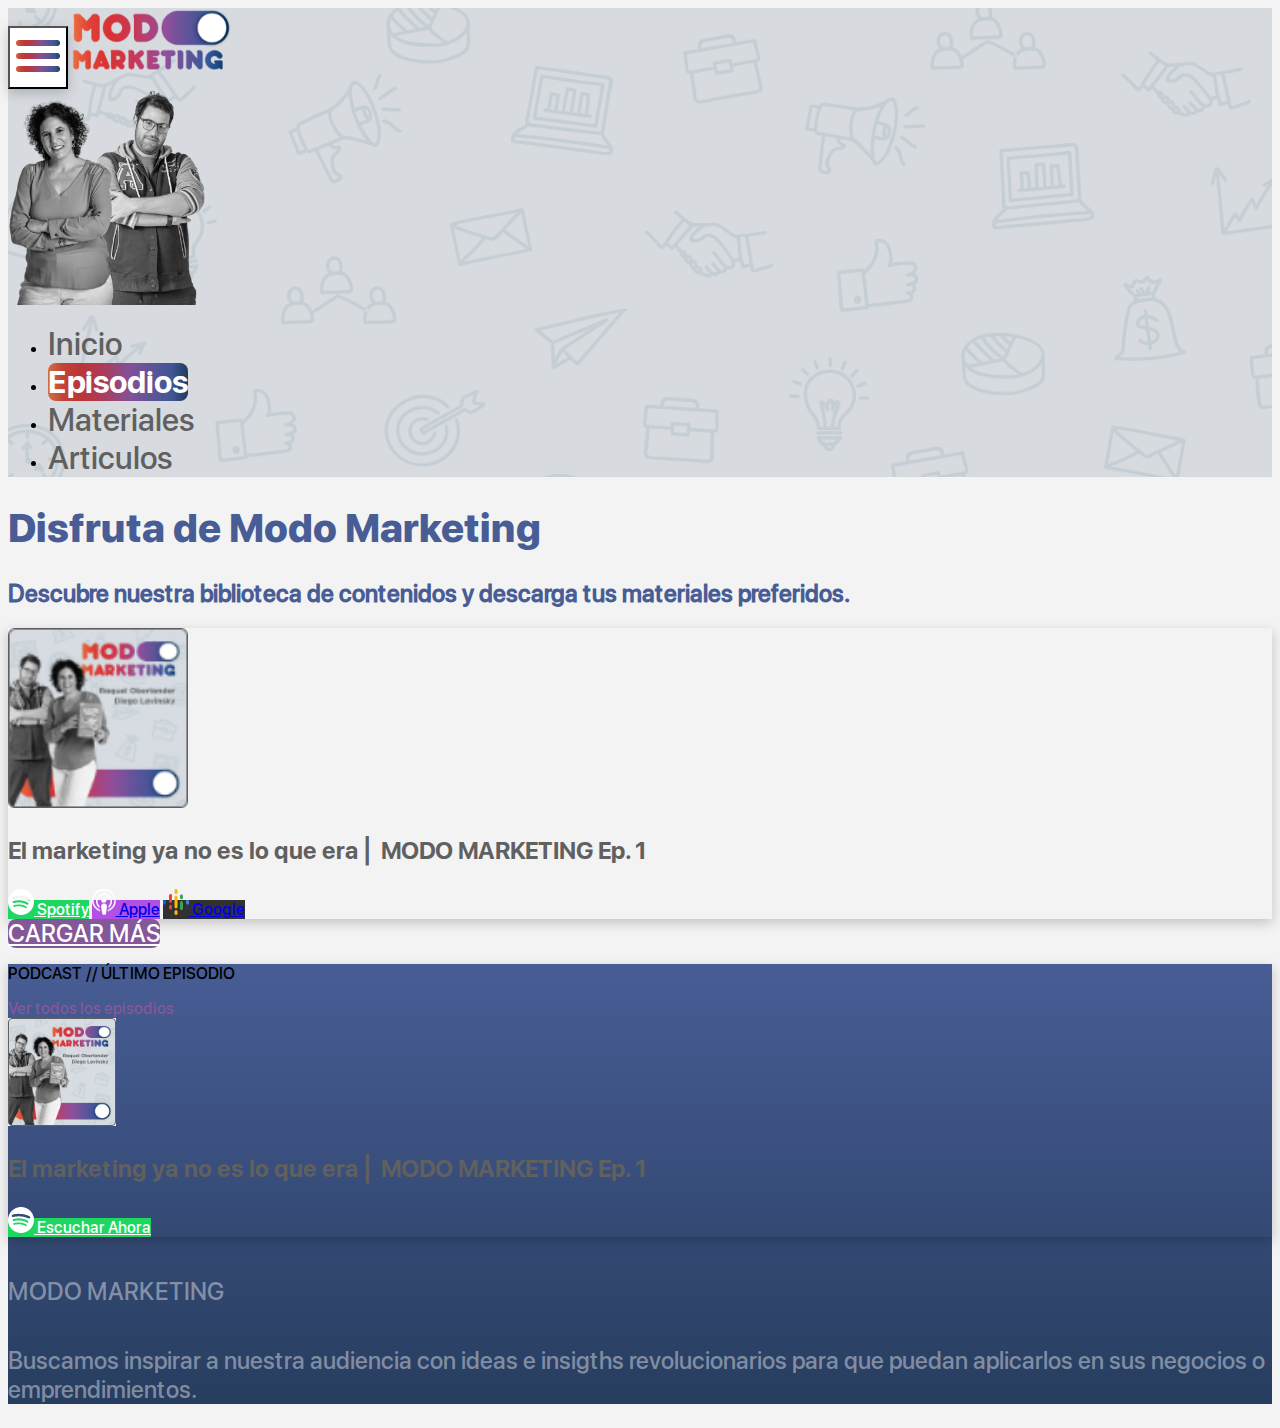
<file: episodios.html>
<!DOCTYPE html>
<html lang="es">
  <head>
    <meta charset="UTF-8" />
    <meta http-equiv="X-UA-Compatible" content="IE=edge" />
    <meta name="viewport" content="width=device-width, initial-scale=1.0" />
    <title>Modo Marketing</title>
    <link
      rel="stylesheet"
      href="https://cdn.jsdelivr.net/npm/bootstrap-icons@1.3.0/font/bootstrap-icons.css"
    />
    <link
      href="https://cdn.jsdelivr.net/npm/bootstrap@5.0.1/dist/css/bootstrap.min.css"
      rel="stylesheet"
      integrity="sha384-+0n0xVW2eSR5OomGNYDnhzAbDsOXxcvSN1TPprVMTNDbiYZCxYbOOl7+AMvyTG2x"
      crossorigin="anonymous"
    />
    <script
      src="https://cdn.jsdelivr.net/npm/bootstrap@5.0.1/dist/js/bootstrap.bundle.min.js"
      integrity="sha384-gtEjrD/SeCtmISkJkNUaaKMoLD0//ElJ19smozuHV6z3Iehds+3Ulb9Bn9Plx0x4"
      crossorigin="anonymous"
    ></script>
    <link rel="stylesheet" href="./fonts.css" />
    <link rel="stylesheet" href="./styles.css" />
    <link rel="stylesheet" href="./episodios.css" />
    <script async defer src="./main.js"></script>
  </head>

  <body class="position-relative">
    <header class="d-flex flex-column mm-header px-lg-4 pt-lg-5">
      <nav class="navbar navbar-light">
        <div class="container-fluid p-lg-0">
          <button
            class="navbar-toggler mm-button-menu d-lg-none"
            id="mm-open-menu"
            type="button"
            data-bs-toggle="collapse"
            data-bs-target="#navbarNavAltMarkup"
            aria-controls="navbarNavAltMarkup"
            aria-expanded="false"
            aria-label="Toggle navigation"
          >
            <img
              src="/img/menu-icon.png"
              alt="logo modo marketing"
              srcset="/img/menu-icon.png 1x, /img/menu-icon@2x.png 2x"
              class="d-inline-block align-text-top"
            />
          </button>
          <a class="navbar-brand m-0 p-0" href="#">
            <img
              src="/img/logo.png"
              width="160"
              alt="logo modo marketing"
              srcset="/img/logo.png 1x, /img/logo@2x.png 2x"
              class="d-inline-block align-text-top img-fluid"
            />
          </a>
        </div>
      </nav>
      <div
        class="
          d-flex
          justify-content-center justify-content-lg-end
          mt-5
          position-relative
        "
      >
        <img
          src="./img/raquel-diego-desktop.png"
          srcset="
            ./img/raquel-diego-desktop.png    1x,
            ./img/raquel-diego-desktop@2x.png 2x
          "
          alt="raquel y diego"
          width="200"
          class="
            img-fluid
            d-none d-lg-block
            mm-raquel-diego
            position-absolute
            bottom-0
          "
        />
        <div
          id="mm-nav"
          class="
            bottom-0
            d-lg-flex d-none
            flex-column
            h-100
            w-100
            justify-content-between
          "
        >
          <nav class="w-100">
            <ul class="list-unstyled bg-white d-flex p-2 mm-menu">
              <li class="col">
                <a
                  href="/"
                  class="
                    text-center text-uppercase
                    w-100
                    d-block
                    mm-button-menu-desktop
                  "
                  >Inicio</a
                >
              </li>
              <li class="col">
                <a
                  href="/episodios.html"
                  class="
                    text-center text-uppercase
                    w-100
                    d-block
                    mm-button-menu-desktop
                    active
                  "
                  >Episodios</a
                >
              </li>
              <li class="col">
                <a
                  href="/materiales.html"
                  class="
                    text-center text-uppercase
                    w-100
                    d-block
                    mm-button-menu-desktop
                  "
                  >Materiales</a
                >
              </li>
              <li class="col">
                <a
                  href="/articulos.html"
                  class="
                    text-center text-uppercase
                    w-100
                    d-block
                    mm-button-menu-desktop
                  "
                  >Articulos</a
                >
              </li>
            </ul>
          </nav>
        </div>
      </div>
    </header>
    <main class="container-fluid">
      <section class="row">
        <div class="col mt-3">
          <h1 class="h1 my-3 text-primary mm-header-1 text-lg-center">
            Disfruta de Modo Marketing
          </h1>
          <h2 class="text-primary text-lg-center fs-5">
            Descubre nuestra biblioteca de contenidos y descarga tus materiales
            preferidos.
          </h2>
        </div>
      </section>

      <div class="container-fluid container-md">
        <section class="row mt-5">
          <div class="col col-12">
            <div class="card mm-card-podcast">
              <div class="card-body row row-cols-auto">
                <div class="col">
                  <img
                    src="./img/cover-podcast.jpg"
                    alt=""
                    class="img-fluid"
                    width="180"
                  />
                </div>
                <div class="col d-flex flex-column justify-content-between">
                  <h3 class="card-text mm-title-podcast">
                    El marketing ya no es lo que era ⎢ MODO MARKETING Ep. 1
                  </h3>
                  <div>
                    <a
                      href="#"
                      class="
                        btn
                        rounded-pill
                        d-inline-flex
                        align-items-center
                        justify-content-start
                        pe-3
                        bg-green
                        text-uppercase
                      "
                      ><img src="./img/spotify-icon.png" alt="" class="me-2" />
                      Spotify</a
                    >
                    <a
                      href="#"
                      class="
                        btn
                        rounded-pill
                        d-inline-flex
                        align-items-center
                        justify-content-start
                        pe-3
                        bg-violet
                        text-uppercase text-white
                      "
                      ><img
                        src="./img/apple-icon.png"
                        alt=""
                        class="me-2 img-fluid"
                        height="26"
                        width="23.547"
                      />
                      Apple</a
                    >
                    <a
                      href="#"
                      class="
                        btn
                        rounded-pill
                        d-inline-flex
                        align-items-center
                        justify-content-start
                        pe-3
                        bg-dark-gray
                        text-uppercase text-white
                      "
                      ><img
                        src="./img/google-icon.png"
                        alt=""
                        class="me-2"
                        width="26"
                      />
                      Google</a
                    >
                  </div>
                </div>
              </div>
            </div>

            <a
              href=""
              class="
                btn
                col-12 col-lg-4 col-md-6
                d-block
                m-auto
                mm-btn-see-more
                mx-3 mx-auto
                my-5
                text-uppercase
              "
              >CARGAR MÁS</a
            >
          </div>
        </section>
      </div>
    </main>

    <footer class="container-fluid mm-footer p-4">
      <div class="container-lg">
        <div class="row">
          <div class="col">
            <div class="card mm-card-podcast">
              <div class="card-header d-flex justify-content-between bg-white">
                <p class="m-0">PODCAST // ÚLTIMO EPISODIO</p>
                <a href="" class="mm-link-podcast">Ver todos los episodios</a>
              </div>
              <div class="card-body d-flex justify-content-between">
                <div class="">
                  <img src="./img/cover-podcast.jpg" alt="" srcset="" />
                </div>
                <div class="ms-2">
                  <h3 class="card-text mm-title-podcast">
                    El marketing ya no es lo que era ⎢ MODO MARKETING Ep. 1
                  </h3>
                  <a
                    href="#"
                    class="
                      btn
                      rounded-pill
                      d-inline-flex
                      align-items-center
                      justify-content-start
                      pe-3
                      bg-green
                    "
                    ><img src="./img/spotify-icon.png" alt="" class="me-2" />
                    Escuchar Ahora</a
                  >
                </div>
              </div>
            </div>
          </div>
          <div class="col">
            <h5 class="mm-footer-title">MODO MARKETING</h5>
            <p class="mm-footer-text">
              Buscamos inspirar a nuestra audiencia con ideas e insigths
              revolucionarios para que puedan aplicarlos en sus negocios o
              emprendimientos.
            </p>
          </div>
        </div>
      </div>
    </footer>

    <div
      class="mm-mobile-menu position-fixed"
      id="mm-mobile-menu"
      style="display: none"
    >
      <div class="mm-options-menu">
        <ul class="list-unstyled">
          <li class="mm-item-menu">
            <img
              id="mm-close-menu"
              src="./img/icon-close.png"
              srcset="./img/icon-close.png 1x, ./img/icon-close@2x.png 2x"
              alt="icono de cerrar"
            />
          </li>
          <li class="mm-item-menu">
            <a class="mm-item-menu-link" href="/">Inicio</a>
          </li>
          <li class="mm-item-menu">
            <a class="mm-item-menu-link" href="/episodios.html">Episodios</a>
          </li>
          <li class="mm-item-menu">
            <a class="mm-item-menu-link" href="/materiales.html">Materiales</a>
          </li>
          <li class="mm-item-menu">
            <a class="mm-item-menu-link" href="/articulos.html">Artículos</a>
          </li>
          <li>
            <div
              class="
                mm-card-player
                d-flex
                align-items-center
                justify-content-between
                mt-3
              "
            >
              <p class="mb-0 pe-4 mm-font-display-bold">
                Escuchar <br />
                Podcast ahora
              </p>
              <img
                src="./img/icon-play.png"
                class="mm-icon-play"
                srcset="./img/icon-play.png 1x, ./img/icon-play@2x.png 2x"
                alt="icono de play"
              />
            </div>
          </li>
        </ul>
      </div>
    </div>
  </body>
</html>
</file>
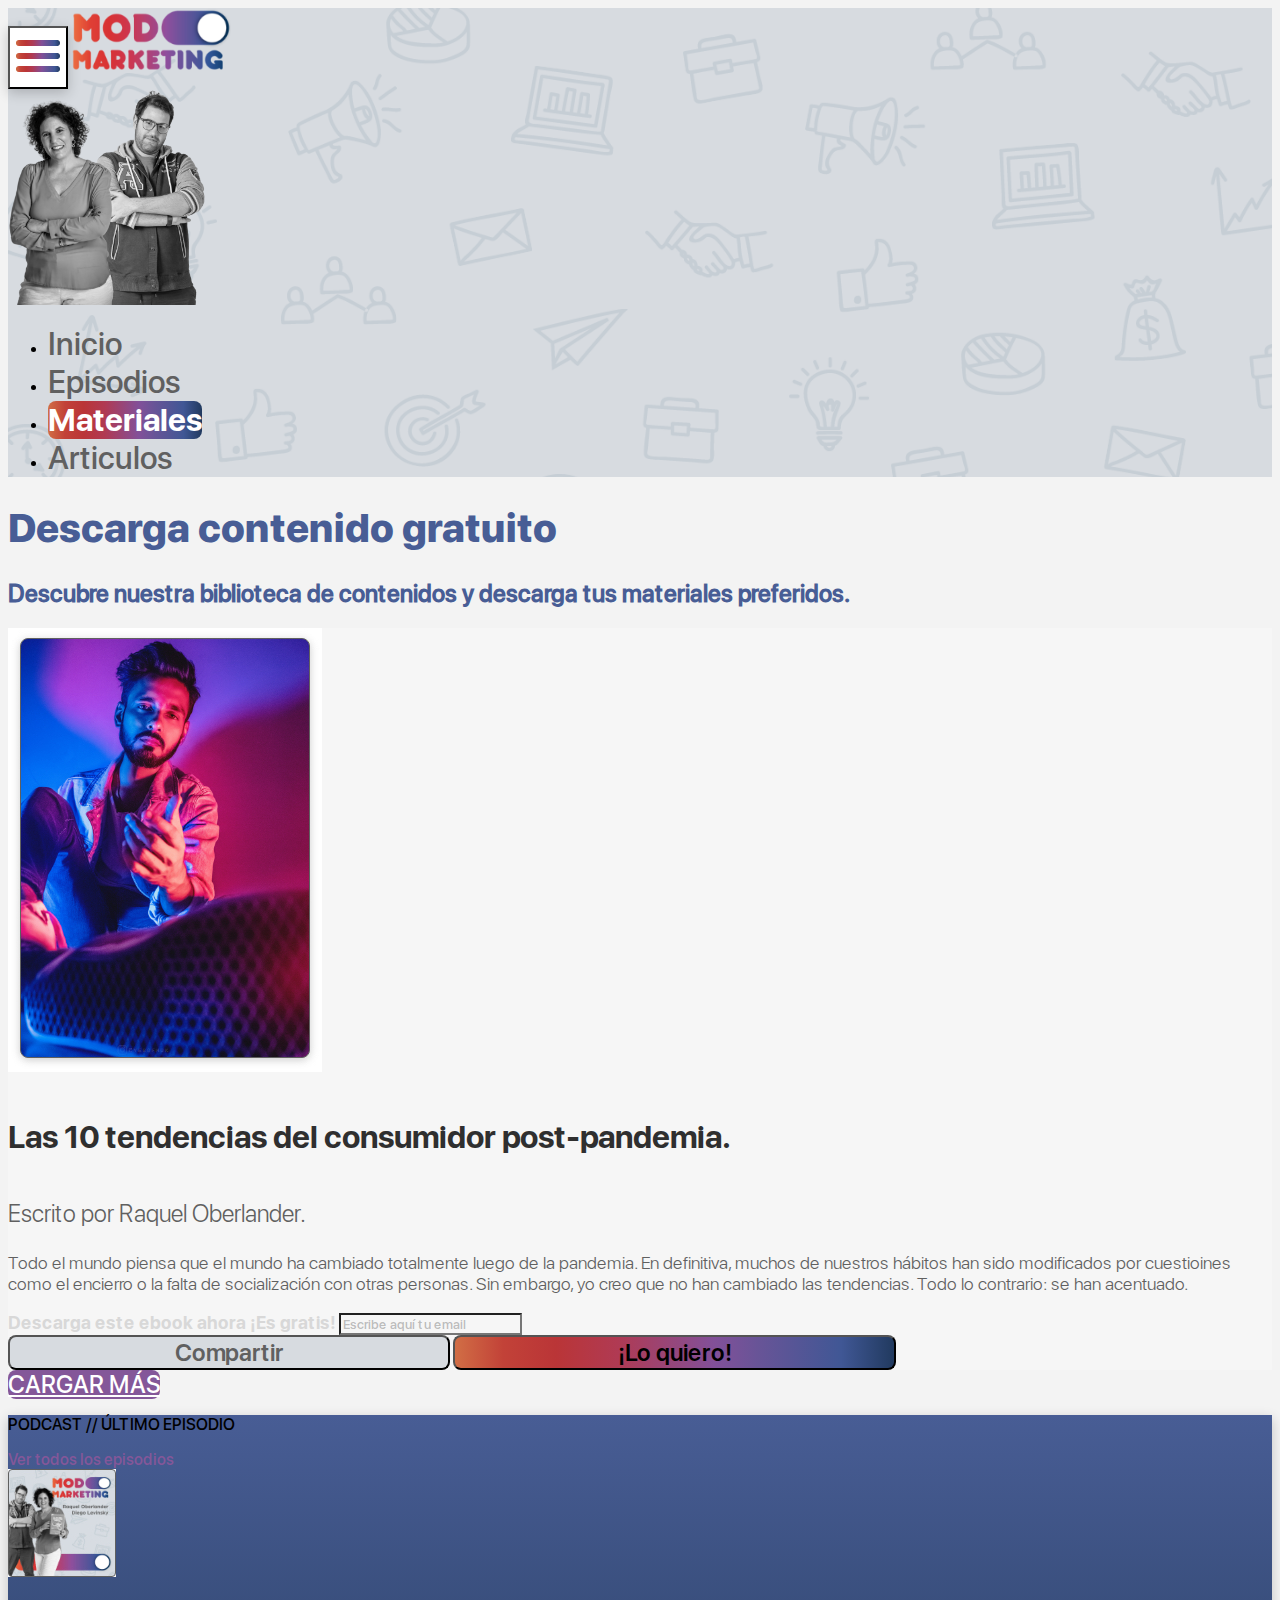
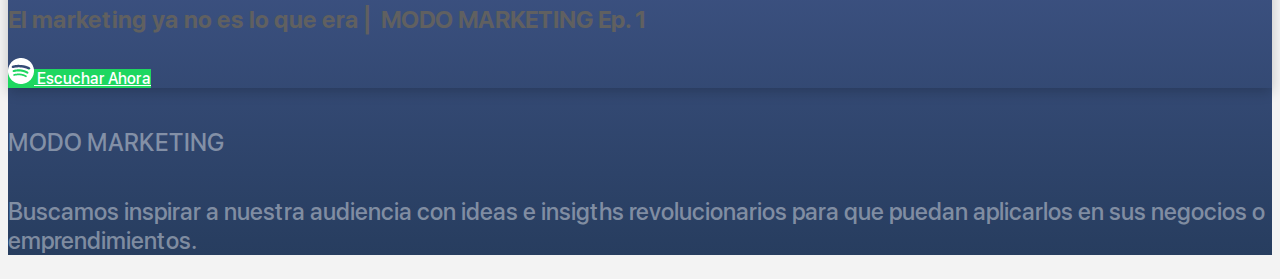
<file: materiales.html>
<!DOCTYPE html>
<html lang="es">
  <head>
    <meta charset="UTF-8" />
    <meta http-equiv="X-UA-Compatible" content="IE=edge" />
    <meta name="viewport" content="width=device-width, initial-scale=1.0" />
    <title>Modo Marketing</title>
    <link
      rel="stylesheet"
      href="https://cdn.jsdelivr.net/npm/bootstrap-icons@1.3.0/font/bootstrap-icons.css"
    />
    <link
      href="https://cdn.jsdelivr.net/npm/bootstrap@5.0.1/dist/css/bootstrap.min.css"
      rel="stylesheet"
      integrity="sha384-+0n0xVW2eSR5OomGNYDnhzAbDsOXxcvSN1TPprVMTNDbiYZCxYbOOl7+AMvyTG2x"
      crossorigin="anonymous"
    />
    <script
      src="https://cdn.jsdelivr.net/npm/bootstrap@5.0.1/dist/js/bootstrap.bundle.min.js"
      integrity="sha384-gtEjrD/SeCtmISkJkNUaaKMoLD0//ElJ19smozuHV6z3Iehds+3Ulb9Bn9Plx0x4"
      crossorigin="anonymous"
    ></script>
    <link rel="stylesheet" href="./fonts.css" />
    <link rel="stylesheet" href="./styles.css" />
    <link rel="stylesheet" href="./materiales.css" />
    <script async defer src="./main.js"></script>
  </head>

  <body class="position-relative">
    <header class="d-flex flex-column mm-header px-lg-4 pt-lg-5">
      <nav class="navbar navbar-light">
        <div class="container-fluid p-lg-0">
          <button
            class="navbar-toggler mm-button-menu d-lg-none"
            id="mm-open-menu"
            type="button"
            data-bs-toggle="collapse"
            data-bs-target="#navbarNavAltMarkup"
            aria-controls="navbarNavAltMarkup"
            aria-expanded="false"
            aria-label="Toggle navigation"
          >
            <img
              src="/img/menu-icon.png"
              alt="logo modo marketing"
              srcset="/img/menu-icon.png 1x, /img/menu-icon@2x.png 2x"
              class="d-inline-block align-text-top"
            />
          </button>
          <a class="navbar-brand m-0 p-0" href="#">
            <img
              src="/img/logo.png"
              width="160"
              alt="logo modo marketing"
              srcset="/img/logo.png 1x, /img/logo@2x.png 2x"
              class="d-inline-block align-text-top img-fluid"
            />
          </a>
        </div>
      </nav>
      <div
        class="
          d-flex
          justify-content-center justify-content-lg-end
          mt-5
          position-relative
        "
      >
        <img
          src="./img/raquel-diego-desktop.png"
          srcset="
            ./img/raquel-diego-desktop.png    1x,
            ./img/raquel-diego-desktop@2x.png 2x
          "
          alt="raquel y diego"
          width="200"
          class="
            img-fluid
            d-none d-lg-block
            mm-raquel-diego
            position-absolute
            bottom-0
          "
        />
        <div
          id="mm-nav"
          class="
            bottom-0
            d-lg-flex d-none
            flex-column
            h-100
            w-100
            justify-content-between
          "
        >
          <nav class="w-100">
            <ul class="list-unstyled bg-white d-flex p-2 mm-menu">
              <li class="col">
                <a
                  href="/"
                  class="
                    text-center text-uppercase
                    w-100
                    d-block
                    mm-button-menu-desktop
                  "
                  >Inicio</a
                >
              </li>
              <li class="col">
                <a
                  href="/episodios.html"
                  class="
                    text-center text-uppercase
                    w-100
                    d-block
                    mm-button-menu-desktop
                    
                  "
                  >Episodios</a
                >
              </li>
              <li class="col">
                <a
                  href="/materiales.html"
                  class="
                    text-center text-uppercase
                    w-100
                    d-block
                    mm-button-menu-desktop
                    active
                  "
                  >Materiales</a
                >
              </li>
              <li class="col">
                <a
                  href="/articulos"
                  class="
                    text-center text-uppercase
                    w-100
                    d-block
                    mm-button-menu-desktop
                  "
                  >Articulos</a
                >
              </li>
            </ul>
          </nav>
        </div>
      </div>
    </header>
    <main class="container-fluid">
      <section class="row">
        <div class="col mt-3">
          <h1 class="h1 my-3 text-primary mm-header-1 text-lg-center">
            Descarga contenido gratuito
          </h1>
          <h2 class="text-primary text-lg-center fs-5">
            Descubre nuestra biblioteca de contenidos y descarga tus materiales preferidos.
          </h2>
        </div>
      </section>

      <div class="container-fluid container-md">
        <section class="row mt-5">
          <div class="col col-12">
            <div class="bg-light shadow border-0 col col-12 mt-4 mt-md-5 p-5">
              <div class="row">
                <div class="col-12 col-md-4 col-lg-3">
                  <img
                    src="./img/ebook-placeholder-big.jpg"
                    srcset="./img/ebook-placeholder-big.jpg 1x"
                    alt="cover ebook"
                    class="img-fluid m-auto d-block"
                  />
                </div>
                <div class="col col-12 col-md-8 col-lg-9">
                  <h4 class="mm-header-ebook">
                    Las 10 tendencias del consumidor post-pandemia.
                  </h4>
                  <p class="mm-text-ebook">Escrito por Raquel Oberlander.</p>
                  <p class="mm-description-ebook">
                    Todo el mundo piensa que el mundo ha cambiado totalmente
                    luego de la pandemia. En definitiva, muchos de nuestros
                    hábitos han sido modificados por cuestioines como el
                    encierro o la falta de socialización con otras personas. Sin
                    embargo, yo creo que no han cambiado las tendencias. Todo lo
                    contrario: se han acentuado.
                  </p>
                  <form>
                    <label for="email" class="mm-label-form-ebook"
                      >Descarga este ebook ahora ¡Es gratis!</label
                    >
                    <input
                      type="email"
                      name="email"
                      class="
                        form-control
                        bg-light
                        mb-3 mb-lg-0
                        w-100
                        mm-form-input
                      "
                      placeholder="Escribe aquí tu email"
                    />
                    <div class="d-lg-flex justify-content-end mt-4">
                      <button
                        type="button"
                        class="
                          mm-btn-submit-ebook-share
                          btn btn-dark
                          me-2
                          mb-3 mb-lg-0
                          text-uppercase
                          border-0
                        "
                      >
                        Compartir
                      </button>
                      <button
                        type="submit"
                        class="
                          mm-btn-submit-ebook
                          btn btn-dark
                          d-block
                          text-uppercase
                          border-0
                        "
                      >
                        ¡Lo quiero!
                      </button>
                    </div>
                  </form>
                </div>
              </div>
            </div>

            <a
              href=""
              class="
                btn
                col-12 col-lg-4 col-md-6
                d-block
                m-auto
                mm-btn-see-more
                mx-3 mx-auto
                my-5
                text-uppercase
              "
              >CARGAR MÁS</a
            >
          </div>
        </section>
      </div>
    </main>

    <footer class="container-fluid mm-footer p-4">
      <div class="container-lg">
        <div class="row">
          <div class="col">
            <div class="card mm-card-podcast">
              <div class="card-header d-flex justify-content-between bg-white">
                <p class="m-0">PODCAST // ÚLTIMO EPISODIO</p>
                <a href="" class="mm-link-podcast">Ver todos los episodios</a>
              </div>
              <div class="card-body d-flex justify-content-between">
                <div class="">
                  <img src="./img/cover-podcast.jpg" alt="" srcset="" />
                </div>
                <div class="ms-2">
                  <h3 class="card-text mm-title-podcast">
                    El marketing ya no es lo que era ⎢ MODO MARKETING Ep. 1
                  </h3>
                  <a
                    href="#"
                    class="
                      btn
                      rounded-pill
                      d-inline-flex
                      align-items-center
                      justify-content-start
                      pe-3
                      bg-green
                    "
                    ><img src="./img/spotify-icon.png" alt="" class="me-2" />
                    Escuchar Ahora</a
                  >
                </div>
              </div>
            </div>
          </div>
          <div class="col">
            <h5 class="mm-footer-title">MODO MARKETING</h5>
            <p class="mm-footer-text">
              Buscamos inspirar a nuestra audiencia con ideas e insigths
              revolucionarios para que puedan aplicarlos en sus negocios o
              emprendimientos.
            </p>
          </div>
        </div>
      </div>
    </footer>

    <div
      class="mm-mobile-menu position-fixed"
      id="mm-mobile-menu"
      style="display: none"
    >
      <div class="mm-options-menu">
        <ul class="list-unstyled">
          <li class="mm-item-menu">
            <img
              id="mm-close-menu"
              src="./img/icon-close.png"
              srcset="./img/icon-close.png 1x, ./img/icon-close@2x.png 2x"
              alt="icono de cerrar"
            />
          </li>
          <li class="mm-item-menu">
            <a class="mm-item-menu-link" href="/">Inicio</a>
          </li>
          <li class="mm-item-menu">
            <a class="mm-item-menu-link" href="/episodios.html>Episodios</a>
          </li>
          <li class="mm-item-menu">
            <a class="mm-item-menu-link" href="/materiales.html">Materiales</a>
          </li>
          <li class="mm-item-menu">
            <a class="mm-item-menu-link" href="/articulos">Artículos</a>
          </li>
          <li>
            <div
              class="
                mm-card-player
                d-flex
                align-items-center
                justify-content-between
                mt-3
              "
            >
              <p class="mb-0 pe-4 mm-font-display-bold">
                Escuchar <br />
                Podcast ahora
              </p>
              <img
                src="./img/icon-play.png"
                class="mm-icon-play"
                srcset="./img/icon-play.png 1x, ./img/icon-play@2x.png 2x"
                alt="icono de play"
              />
            </div>
          </li>
        </ul>
      </div>
    </div>
  </body>
</html>
</file>
<file: fonts.css>
@font-face {
  font-family: "SFProDisplay-Bold";
  src: url("./fonts/SFProDisplay-Bold.woff2") format("woff2"),
    url("./fonts/SFProDisplay-Bold.woff") format("woff");
  font-weight: normal;
  font-style: normal;
  font-display: swap;
}

@font-face {
  font-family: "SFProDisplay-UltralightItalic";
  src: url("./fonts/SFProDisplay-UltralightItalic.woff2") format("woff2"),
    url("./fonts/SFProDisplay-UltralightItalic.woff") format("woff");
  font-weight: normal;
  font-style: normal;
  font-display: swap;
}

@font-face {
  font-family: "SFProDisplay-Light";
  src: url("./fonts/SFProDisplay-Light.woff2") format("woff2"),
    url("./fonts/SFProDisplay-Light.woff") format("woff");
  font-weight: normal;
  font-style: normal;
  font-display: swap;
}

@font-face {
  font-family: "SFProDisplay-Regular";
  src: url("./fonts/SFProDisplay-Regular.woff2") format("woff2"),
    url("./fonts/SFProDisplay-Regular.woff") format("woff");
  font-weight: normal;
  font-style: normal;
  font-display: swap;
}

@font-face {
  font-family: "SFProDisplay-ThinItalic";
  src: url("./fonts/SFProDisplay-ThinItalic.woff2") format("woff2"),
    url("./fonts/SFProDisplay-ThinItalic.woff") format("woff");
  font-weight: normal;
  font-style: normal;
  font-display: swap;
}

@font-face {
  font-family: "SFProDisplay-Ultralight";
  src: url("./fonts/SFProDisplay-Ultralight.woff2") format("woff2"),
    url("./fonts/SFProDisplay-Ultralight.woff") format("woff");
  font-weight: normal;
  font-style: normal;
  font-display: swap;
}

@font-face {
  font-family: "SFProDisplay-SemiboldItalic";
  src: url("./fonts/SFProDisplay-SemiboldItalic.woff2") format("woff2"),
    url("./fonts/SFProDisplay-SemiboldItalic.woff") format("woff");
  font-weight: normal;
  font-style: normal;
  font-display: swap;
}

@font-face {
  font-family: "SFProDisplay-Thin";
  src: url("./fonts/SFProDisplay-Thin.woff2") format("woff2"),
    url("./fonts/SFProDisplay-Thin.woff") format("woff");
  font-weight: normal;
  font-style: normal;
  font-display: swap;
}

@font-face {
  font-family: "SFProDisplay-Semibold";
  src: url("./fonts/SFProDisplay-Semibold.woff2") format("woff2"),
    url("./fonts/SFProDisplay-Semibold.woff") format("woff");
  font-weight: normal;
  font-style: normal;
  font-display: swap;
}

@font-face {
  font-family: "SFProDisplay-RegularItalic";
  src: url("./fonts/SFProDisplay-RegularItalic.woff2") format("woff2"),
    url("./fonts/SFProDisplay-RegularItalic.woff") format("woff");
  font-weight: normal;
  font-style: normal;
  font-display: swap;
}

@font-face {
  font-family: "SFProDisplay-Regular";
  src: url("./fonts/SFProDisplay-Regular.woff2") format("woff2"),
    url("./fonts/SFProDisplay-Regular.woff") format("woff");
  font-weight: normal;
  font-style: normal;
  font-display: swap;
}

@font-face {
  font-family: "SFProDisplay-MediumItalic";
  src: url("./fonts/SFProDisplay-MediumItalic.woff2") format("woff2"),
    url("./fonts/SFProDisplay-MediumItalic.woff") format("woff");
  font-weight: normal;
  font-style: normal;
  font-display: swap;
}

@font-face {
  font-family: "SFProDisplay-Medium";
  src: url("./fonts/SFProDisplay-Medium.woff2") format("woff2"),
    url("./fonts/SFProDisplay-Medium.woff") format("woff");
  font-weight: normal;
  font-style: normal;
  font-display: swap;
}

@font-face {
  font-family: "SFProDisplay-LightItalic";
  src: url("./fonts/SFProDisplay-LightItalic.woff2") format("woff2"),
    url("./fonts/SFProDisplay-LightItalic.woff") format("woff");
  font-weight: normal;
  font-style: normal;
  font-display: swap;
}

@font-face {
  font-family: "SFProDisplay-Light";
  src: url("./fonts/SFProDisplay-Light.woff2") format("woff2"),
    url("./fonts/SFProDisplay-Light.woff") format("woff");
  font-weight: normal;
  font-style: normal;
  font-display: swap;
}

@font-face {
  font-family: "SFProDisplay-HeavyItalic";
  src: url("./fonts/SFProDisplay-HeavyItalic.woff2") format("woff2"),
    url("./fonts/SFProDisplay-HeavyItalic.woff") format("woff");
  font-weight: normal;
  font-style: normal;
  font-display: swap;
}

@font-face {
  font-family: "SFProDisplay-Heavy";
  src: url("./fonts/SFProDisplay-Heavy.woff2") format("woff2"),
    url("./fonts/SFProDisplay-Heavy.woff") format("woff");
  font-weight: normal;
  font-style: normal;
  font-display: swap;
}

@font-face {
  font-family: "SFProDisplay-BoldItalic";
  src: url("./fonts/SFProDisplay-BoldItalic.woff2") format("woff2"),
    url("./fonts/SFProDisplay-BoldItalic.woff") format("woff");
  font-weight: normal;
  font-style: normal;
  font-display: swap;
}

@font-face {
  font-family: "SFProDisplay-Bold";
  src: url("./fonts/SFProDisplay-Bold.woff2") format("woff2"),
    url("./fonts/SFProDisplay-Bold.woff") format("woff");
  font-weight: normal;
  font-style: normal;
  font-display: swap;
}

@font-face {
  font-family: "SFProDisplay-BlackItalic";
  src: url("./fonts/SFProDisplay-BlackItalic.woff2") format("woff2"),
    url("./fonts/SFProDisplay-BlackItalic.woff") format("woff");
  font-weight: normal;
  font-style: normal;
  font-display: swap;
}

@font-face {
  font-family: "SFProDisplay-Black";
  src: url("./fonts/SFProDisplay-Black.woff2") format("woff2"),
    url("./fonts/SFProDisplay-Black.woff") format("woff");
  font-weight: normal;
  font-style: normal;
  font-display: swap;
}
</file>
<file: styles.css>
* {
  font-family: SFProDisplay-Medium;
}
body {
  background-color: #f3f3f3;
}
/* ALL */
::placeholder {
  /* Chrome, Firefox, Opera, Safari 10.1+ */
  color: #60606066 !important;
}

/* BOOSTRAP OVERRIDE */
.text-primary {
  color: #485d95 !important;
}

.text-secondary {
  color: #d8d8d8 !important;
}

.bg-light {
  background-color: #f6f6f6 !important;
}

.btn-secondary {
  background-color: #d7dbe0 !important;
}

.bg-danger {
  background-color: #c24e45 !important;
}

/* CUSTOM */
.mm-header {
  background-image: url("./img/bg-header.png");
  background-repeat: no-repeat;
  background-size: cover;
}

@media screen and (min-width: 992px) {
  .mm-header {
    background-image: url("./img/bg-header-desktop.png");
    background-repeat: no-repeat;
    background-size: cover;
  }
}

.mm-button-menu {
  background-color: #fff;
  padding-top: 12px;
  padding-bottom: 12px;
  box-shadow: 0px 4px 12px rgba(0, 0, 0, 0.2);
}

.mm-button-menu:focus {
  box-shadow: 0px 4px 12px rgba(0, 0, 0, 0.2);
}

.mm-card-player {
  background-color: #fff;
  margin-bottom: 35px;
  border-radius: 8px;
  box-shadow: 0px 4px 12px rgba(0, 0, 0, 0.2);
  padding: 12px 18px;
}

.mm-icon-play {
  filter: drop-shadow(0px 4px 12px rgba(0, 0, 0, 0.2));
}

.mm-mobile-menu {
  position: absolute;
  top: 0;
  width: 100%;
  height: 100vh;
  background-color: rgba(0, 0, 0, 0.5);
}

.mm-options-menu {
  background-color: #fff;
  width: 80%;
  height: 100%;
  padding: 18px;
}

.mm-item-menu {
  padding: 12px 0;
}

.mm-item-menu-link {
  text-decoration: none;
  font-size: 2em;
  color: #485d95;
  font-family: SFProDisplay-Heavy;
}

.mm-header-2 {
  font-size: 4em;
  font-family: SFProDisplay-Heavy;
}

.mm-background-form {
  background-image: url("./img/bg-form.png");
  background-repeat: no-repeat;
  background-size: cover;
}

@media (min-width: 768px) {
  .mm-background-form {
    background-image: url("./img/bg-form-desktop.png");
  }
}

.mm-text-1 {
  color: #273d5f;
  font-size: 1.5em;
  font-family: SFProDisplay-Medium;
}

.mm-header-1 {
  font-size: 2.5em;
  font-family: SFProDisplay-Heavy;
}

.mm-btn-submit {
  font-size: 1.6em;
  color: #606060;
  font-family: SFProDisplay-Heavy;
}

.mm-header-3 {
  font-size: 4em;
  color: #273d5f;
  font-family: SFProDisplay-Heavy;
}

.mm-header-4 {
  font-size: 3em;
  color: #d8d8d8;
  font-family: SFProDisplay-Heavy;
}

.mm-text-2 {
  font-size: 1.5em;
}

.mm-image-diego {
  transform: translateY(35px);
}

@media (min-width: 768px) {
  .mm-image-raquel {
    position: absolute;
    right: -50px;
    bottom: -41px;
    transform: translateY(-41px);
  }
  .mm-image-diego {
    position: absolute;
    right: 0;
    bottom: -70px;
    transform: translateY(-7px);
  }
}

@media (min-width: 992px) {
  .mm-image-ebook {
    top: -20px;
    left: 35px;
    transform: scale(1.5);
    height: 185px;
  }

  .mm-form-content {
    width: 65% !important;
  }
  .mm-btn-submit-ebook {
    width: 35% !important;
  }

  .mm-background-conoce {
    background-image: url("./img/background-conocenos.png");
    background-repeat: no-repeat;
    background-size: cover;
  }
}

.mm-btn-submit-ebook,
.mm-btn-submit-post {
  background: linear-gradient(
    to right,
    #d16e45 0%,
    #c24238 11%,
    #ba3537 23%,
    #b03a53 37%,
    #825099 59%,
    #685497 69%,
    #405795 88%,
    #213a5f 100%
  ) !important;
  font-family: SFProDisplay-Semibold;
  font-size: 1.5em;
  border-radius: 8px;
}

.mm-badge-ebook {
  font-family: SFProDisplay-Bold;
}
.mm-header-ebook {
  font-size: 2em;
  font-family: SFProDisplay-Bold;
  color: #2f2f2f;
}

.mm-text-ebook {
  font-size: 1.5em;
  font-family: SFProDisplay-Light;
  color: #606060;
}

.mm-btn-see-more {
  border-radius: 8px;
  background: #845799;
  color: white;
  font-size: 1.5em;
}

.mm-btn-see-more:hover {
  color: white;
}

.mm-header-post {
  font-family: SFProDisplay-Heavy;
  font-size: 1.5em;
  color: #273d5f;
}

.mm-text-post {
  font-family: SFProDisplay-Medium;
  font-size: 1em;
  color: #273d5f;
}

.mm-btn-submit-post {
  font-family: SFProDisplay-Bold;
  font-size: 1em;
  color: #fff;
}

.mm-footer-title,
.mm-footer-text {
  font-family: SFProDisplay-Medium;
  font-weight: normal;
  font-size: 1.5em;
  text-align: left;
  color: rgba(215, 219, 224, 0.5);
}

.mm-footer {
  background: linear-gradient(#485d95 0%, #273d5f 100%);
}

/* FONTS */
.mm-font-display-bold {
  font-family: SFProDisplay-Bold;
  font-weight: bold;
}

.mm-button-menu-desktop.active {
  background: linear-gradient(
    to right,
    #d16e45 0%,
    #c24238 11%,
    #ba3537 23%,
    #b03a53 37%,
    #825099 59%,
    #685497 69%,
    #405795 88%,
    #213a5f 100%
  ) !important;
  color: white;
  font-family: SFProDisplay-Bold;
}
.mm-button-menu-desktop {
  color: #606060;
  text-decoration: none;
  font-size: 2em;
  font-family: SFProDisplay-Medium;
  border-radius: 8px;
}

.mm-button-menu-desktop:hover {
  color: #606060;
}

.mm-button-menu-desktop.active:hover {
  color: white;
}

.mm-menu {
  border-radius: 8px;
}

.mm-header-lg-1 {
  font-family: SFProDisplay-Heavy;
  color: #2f2f2f;
}

.bg-green {
  background-color: #1ed760;
  border: 0;
  color: white;
}
.bg-green:hover {
  color: white;
}

.mm-title-podcast {
  color: #606060;
  font-family: SFProDisplay-Bold;
  font-size: 1.5em;
}

.mm-card-podcast {
  box-shadow: 0px 4px 12px rgba(0, 0, 0, 0.2);
}

.mm-link-podcast {
  color: #845799;
  text-decoration: none;
}
.mm-link-podcast:hover {
  color: #845799;
  text-decoration: none;
}

.mm-raquel-diego {
  max-height: 70vh;
}
</file>
<file: articulo.css>
#mm-nav {
  z-index: 5;
}

.mm-post-image-container {
  overflow: hidden;
  height: auto;
}

.mm-post-image-caption {
  width: 100%;
  height: 100%;
  padding: 30px;
  background: linear-gradient(to top, #000, rgba(0, 0, 0, 0));
  display: flex;
  justify-content: flex-end;
  flex-direction: column;
  border-radius: 8px;
}

.mm-post-image-caption h3 {
  font-family: SFProDisplay-Heavy;
  font-weight: normal;
  font-size: 34px;
  text-align: left;
  color: #fff;
}

.mm-post-image-caption p {
  font-family: SFProDisplay-Medium;
  font-weight: normal;
  font-size: 16px;
  text-align: left;
  color: #fff;
}

@media screen and (min-width: 992px) {
  article {
    border-right: 1px solid #d7dbe0;
  }
}

.mm-author-name {
  margin-top: 15px;
  font-family: SFProDisplay-Bold;
  font-weight: normal;
  font-size: 32px;
  text-align: left;
  color: #d8d8d8;
}

.mm-author-link {
  font-family: SFProDisplay-Medium;
  font-weight: normal;
  font-size: 18px;
  text-align: left;
  color: #273d5f;
  text-decoration: none;
}

.mm-author-bio {
  font-family: SFProDisplay-Medium;
  font-weight: normal;
  font-size: 24px;
  line-height: 32px;
  text-align: left;
  color: #c0c2c6;
  margin-top: 15px;
}

.mm-title-post {
  font-family: SFProDisplay-Heavy;
  font-weight: normal;
  font-size: 60px;
  text-align: left;
  color: #d8d8d8;
}
.mm-text-post {
  font-family: SFProDisplay-Medium;
  font-weight: normal;
  font-size: 24px;
  text-align: left;
  color: #273d5f;
  margin-top: 30px;
}

.mm-more-posts {
  font-family: SFProDisplay-Bold;
  font-weight: normal;
  font-size: 24px;
  text-align: center;
  color: #d8d8d8;
  display: block;
  text-decoration: none;
}
</file>
<file: articulos.css>
#mm-nav {
  z-index: 5;
}

.mm-btn-submit-post-hero {
  border-radius: 8px;
  font-family: SFProDisplay-Semibold;
  font-weight: normal;
  font-size: 24px;
  text-align: center;
  color: #fff;
  text-transform: uppercase;
}

.mm-share-post {
  font-family: SFProDisplay-Semibold;
  font-weight: normal;
  font-size: 16px;
  text-align: center;
  color: #606060;
  text-transform: uppercase;
  display: block;
  margin-top: 8px;
  text-decoration: none;
}

.mm-post-image-container {
  overflow: hidden;
  height: auto;
}

.mm-post-image-caption {
  width: 100%;
  height: 100%;
  padding: 30px;
  background: linear-gradient(to top, #000, rgba(0, 0, 0, 0));
  display: flex;
  justify-content: flex-end;
  flex-direction: column;
  border-radius: 8px;
}

.mm-post-image-caption h3 {
  font-family: SFProDisplay-Heavy;
  font-weight: normal;
  font-size: 34px;
  text-align: left;
  color: #fff;
}

.mm-post-image-caption p {
  font-family: SFProDisplay-Medium;
  font-weight: normal;
  font-size: 16px;
  text-align: left;
  color: #fff;
}
</file>
<file: episodios.css>
#mm-nav {
  z-index: 5;
}

.bg-violet {
  background: #b150e2;
}

.bg-dark-gray {
  background-color: #313131;
}
</file>
<file: materiales.css>
#mm-nav {
  z-index: 5;
}

.mm-btn-submit-ebook-share {
  background-color: #d7dbe0;
  font-family: SFProDisplay-Semibold;
  font-size: 1.5em;
  border-radius: 8px;
  color: #606060;
  width: 100% !important;
}

.mm-btn-submit-ebook {
  width: 100% !important;
}

@media screen and (min-width: 992px) {
  .mm-btn-submit-ebook-share {
    width: 35% !important;
  }
  .mm-btn-submit-ebook {
    width: 35% !important;
  }
}

.mm-label-form-ebook {
  font-family: SFProDisplay-Bold;
  font-weight: normal;
  font-size: 18px;
  text-align: left;
  color: #d8d8d8;
}

.mm-description-ebook {
  font-family: SFProDisplay-Light;
  font-weight: normal;
  font-size: 18px;
  text-align: left;
  color: #606060;
}

.mm-form-input input[type="text"],
textarea {
  height: 48px;
  border-radius: 8px;
  background: #f6f6f6;
  border: 1px solid #d7dbe0;
}

/* MODAL */
.modal-header {
  background: url("./img/bg-header.png");
  align-items: flex-start;
}

.modal-header h5 {
  font-family: SFProDisplay-Bold;
  font-weight: normal;
  font-size: 36px;
  text-align: left;
  color: #273d5f;
}

.modal-header p {
  font-family: SFProDisplay-Medium;
  font-weight: normal;
  font-size: 18px;
  text-align: left;
  color: #2f2f2f;
}

.bg-blue {
  background: #485d95;
}

@media screen and (min-width: 992px) {
  .border-right {
    border-right: 1px solid #d7dbe0;
  }
}

.modal-body h6 {
  font-family: SFProDisplay-Bold;
  font-weight: normal;
  font-size: 24px;
  text-align: center;
  color: #d8d8d8;
}

.modal-body p {
  font-family: SFProDisplay-Semibold;
  font-weight: normal;
  font-size: 24px;
  text-align: left;
  color: #606060;
}

.modal-body h4 {
  font-family: SFProDisplay-Light;
  font-weight: normal;
  font-size: 24px;
  text-align: center;
  color: #606060;
}

.mm-btn-get-ebook {
  width: 200px;
  height: 48px;
  border-radius: 8px;
  background: #845799;
  font-family: SFProDisplay-Semibold;
  font-weight: normal;
  font-size: 24px;
  text-align: center;
  color: #fff;
}

.mm-label-get-ebook {
  font-family: SFProDisplay-Semibold;
  font-weight: normal;
  font-size: 24px;
  text-align: left;
  color: #606060;
}
</file>
